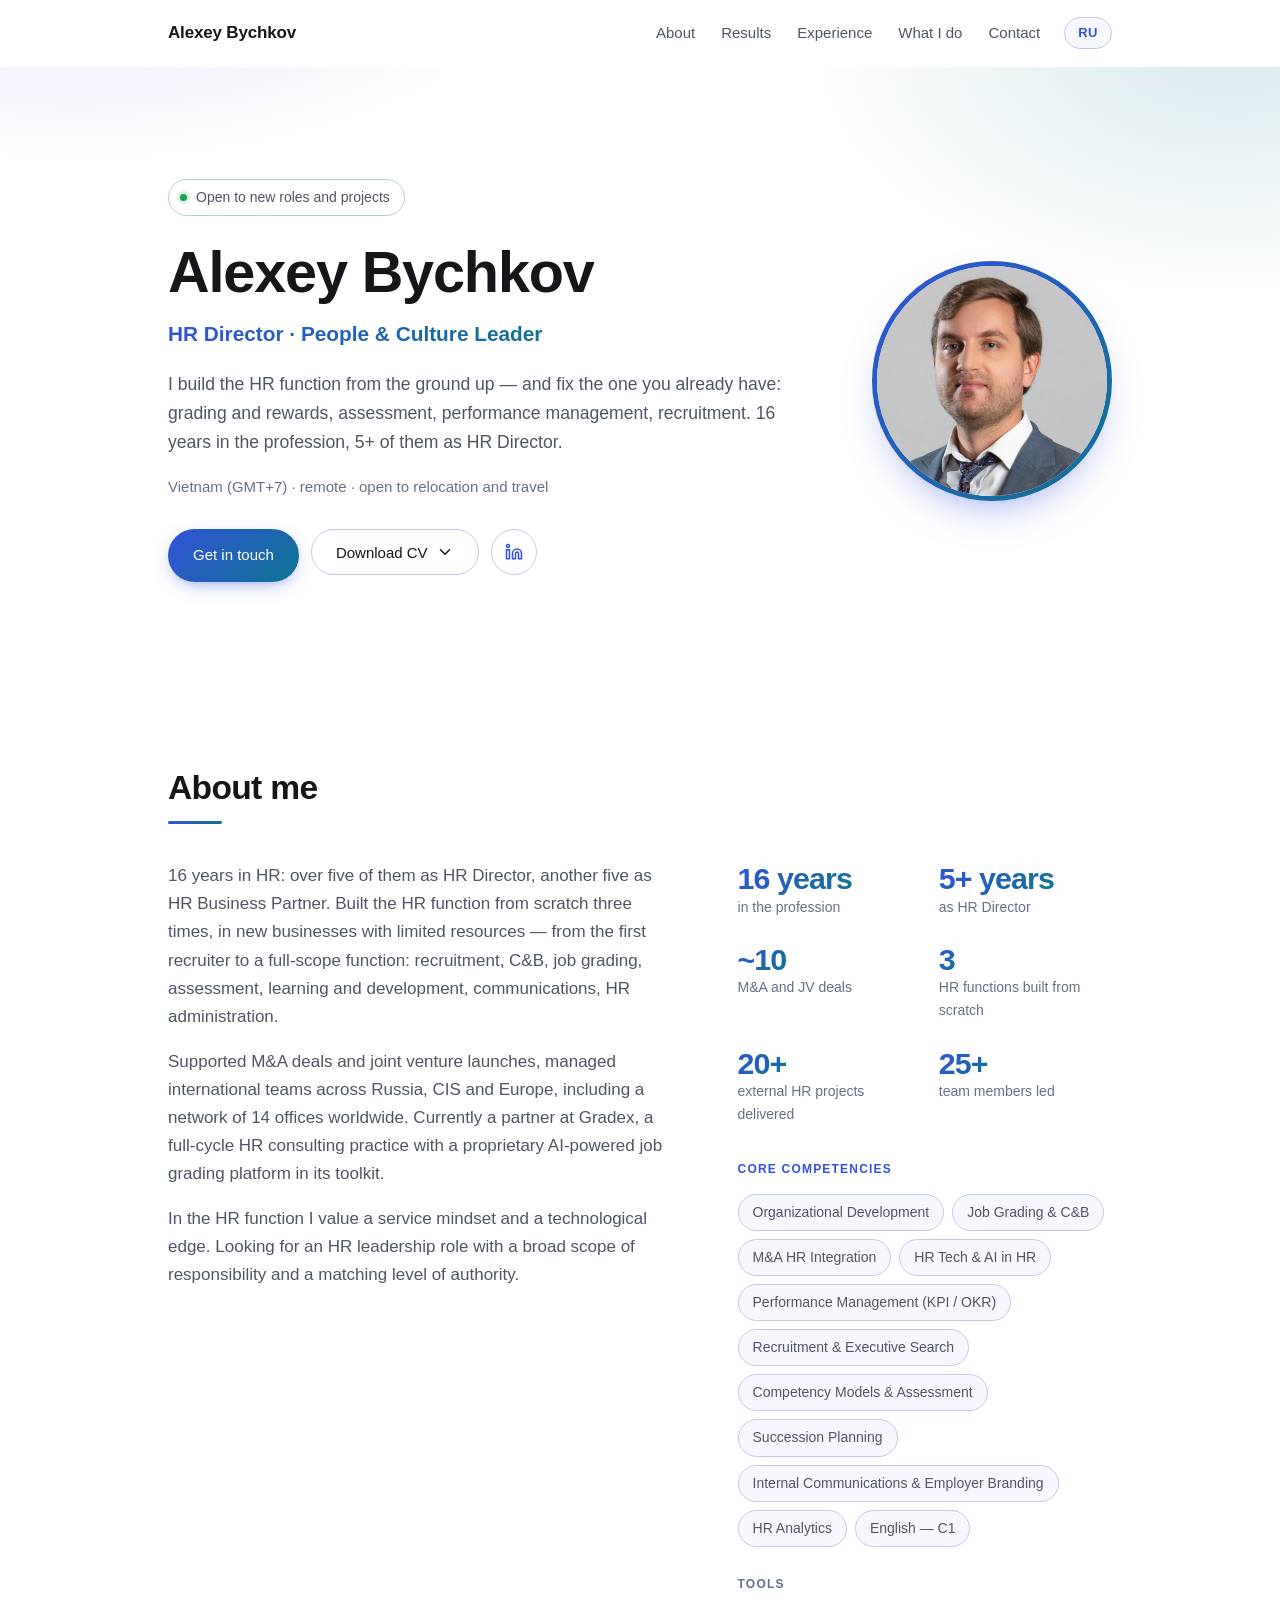
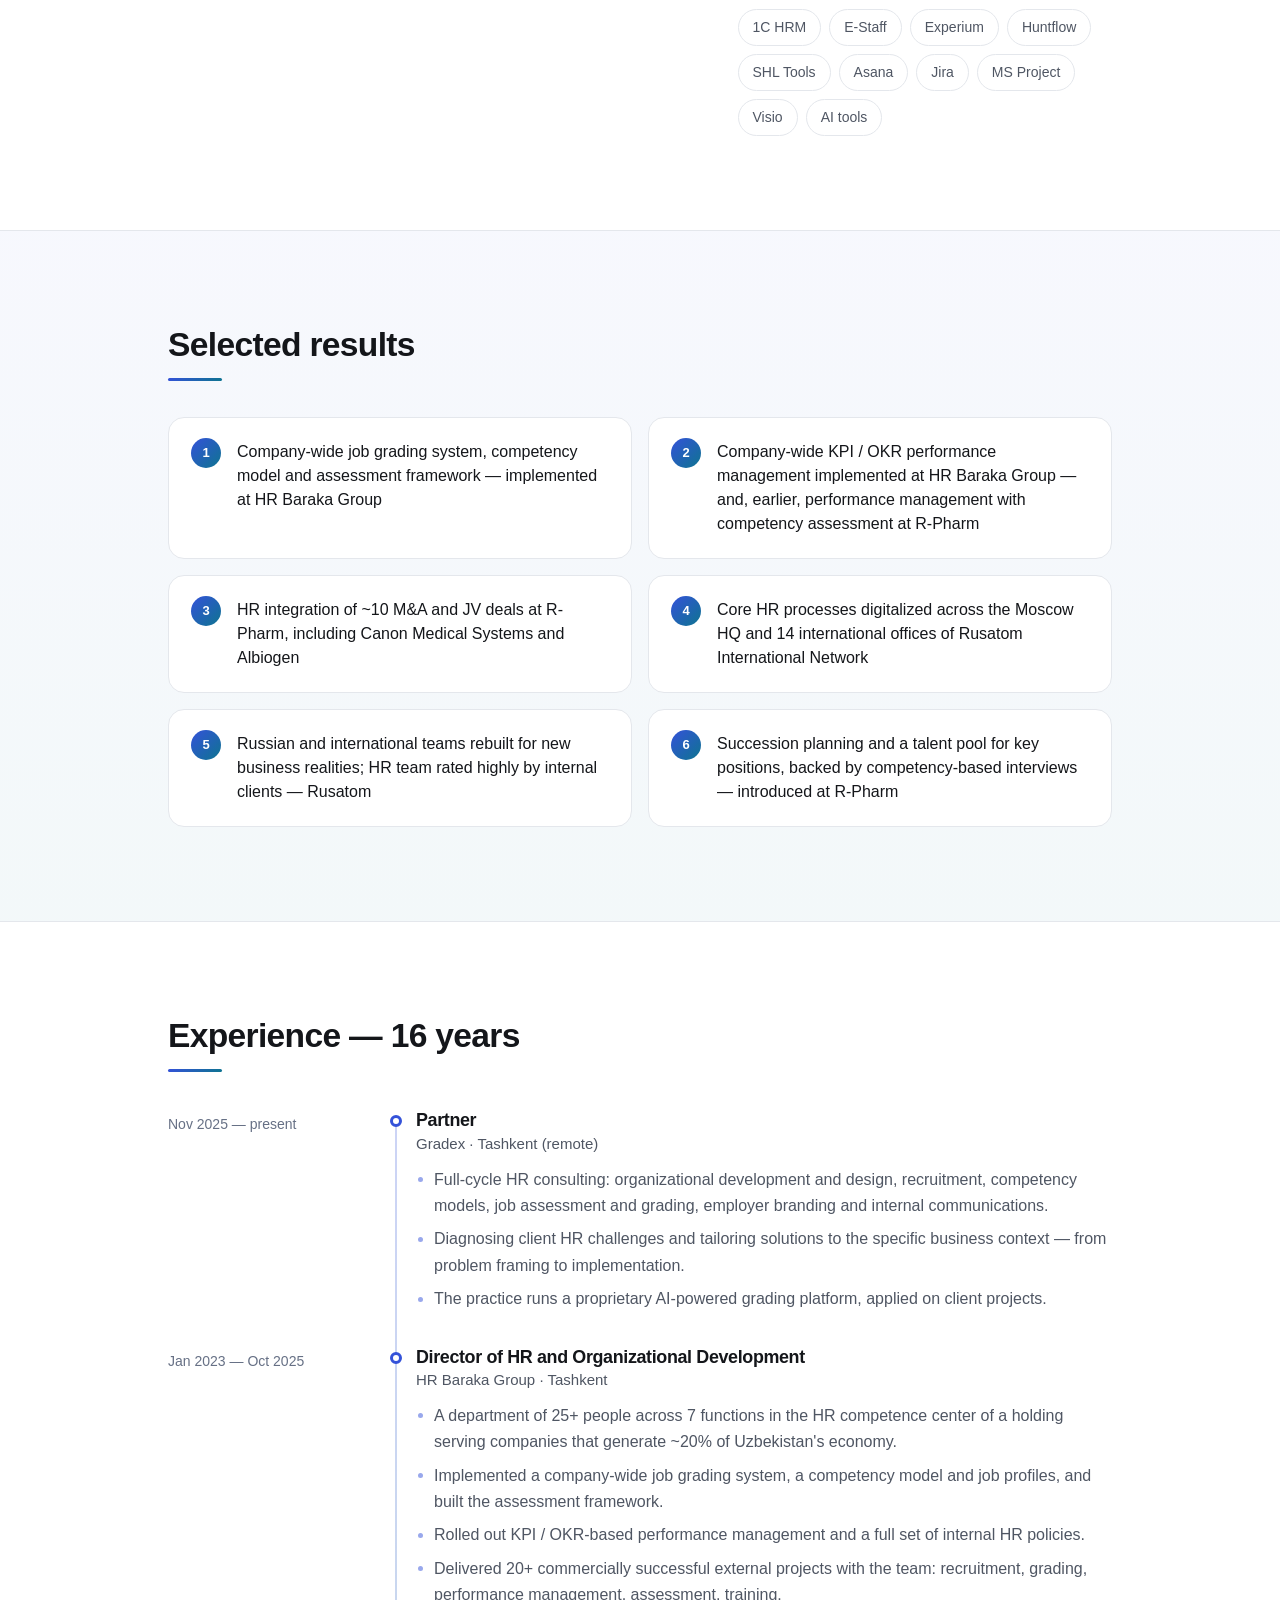
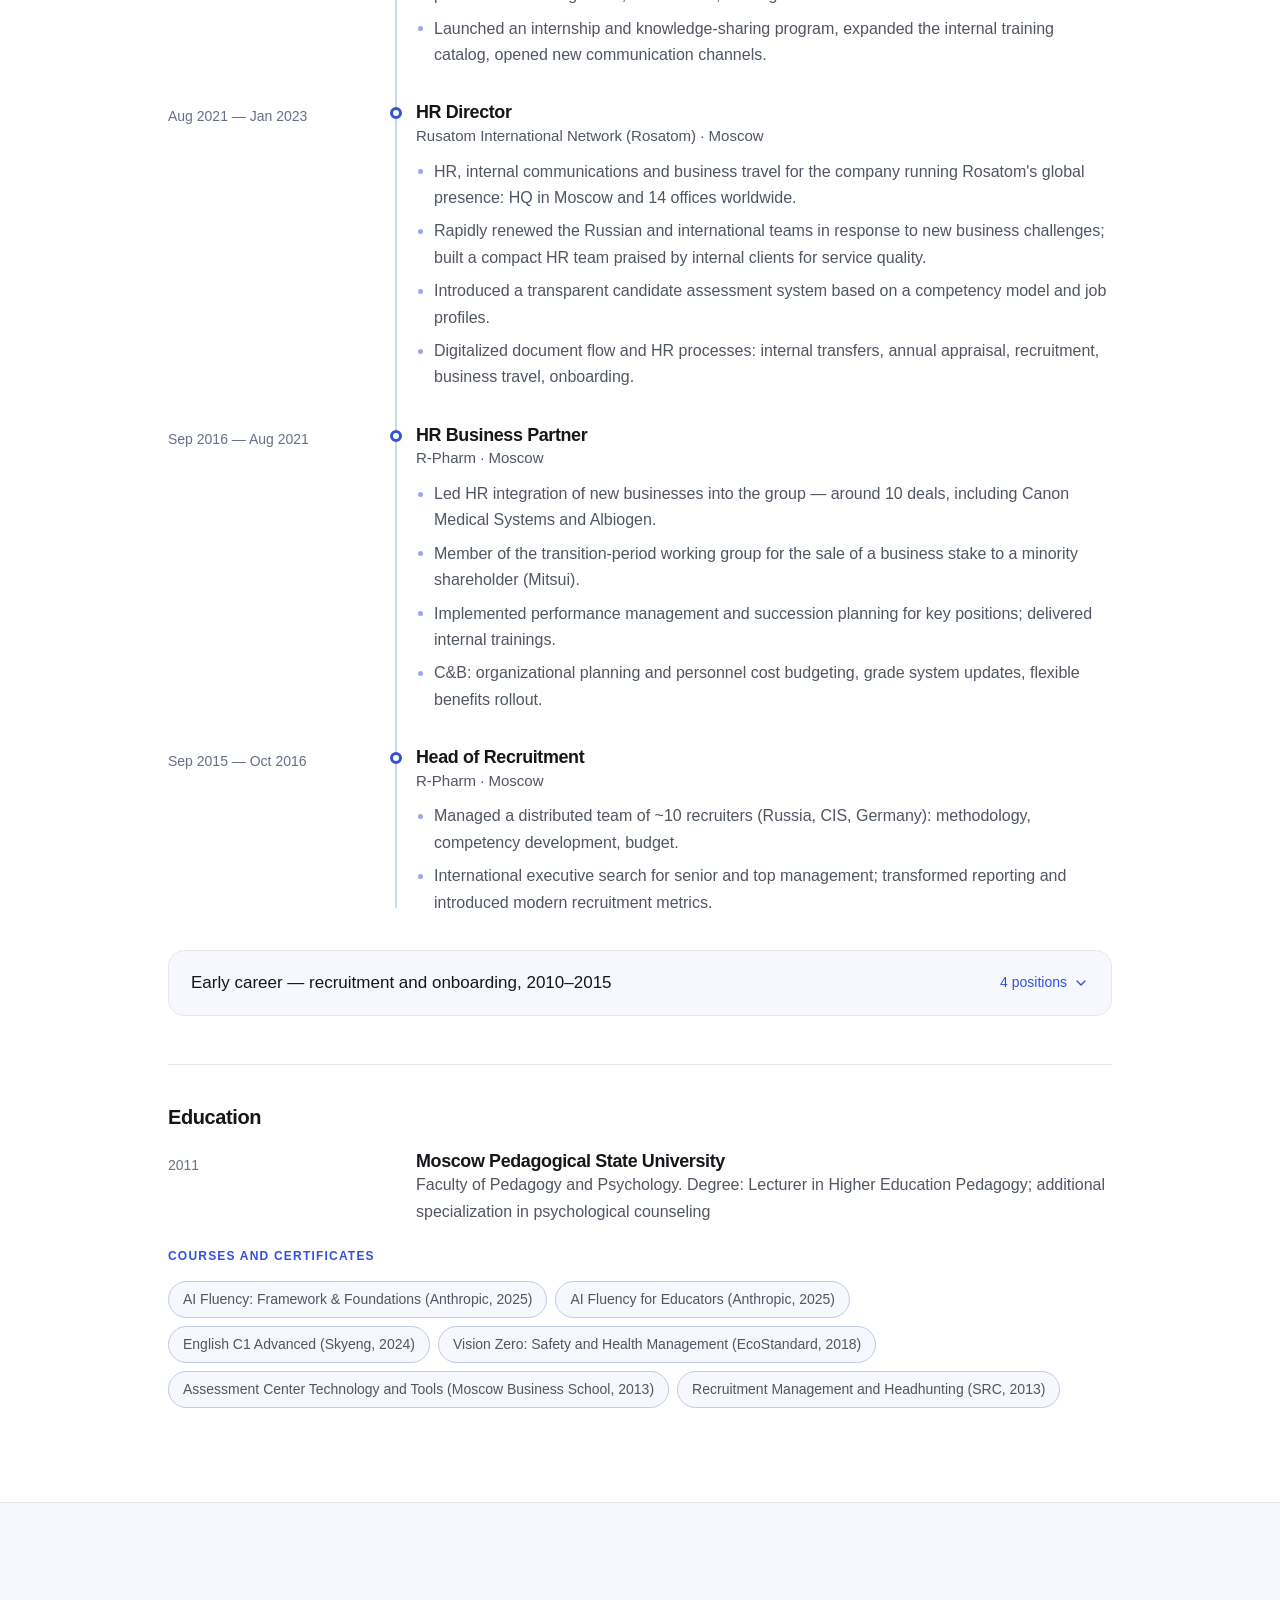
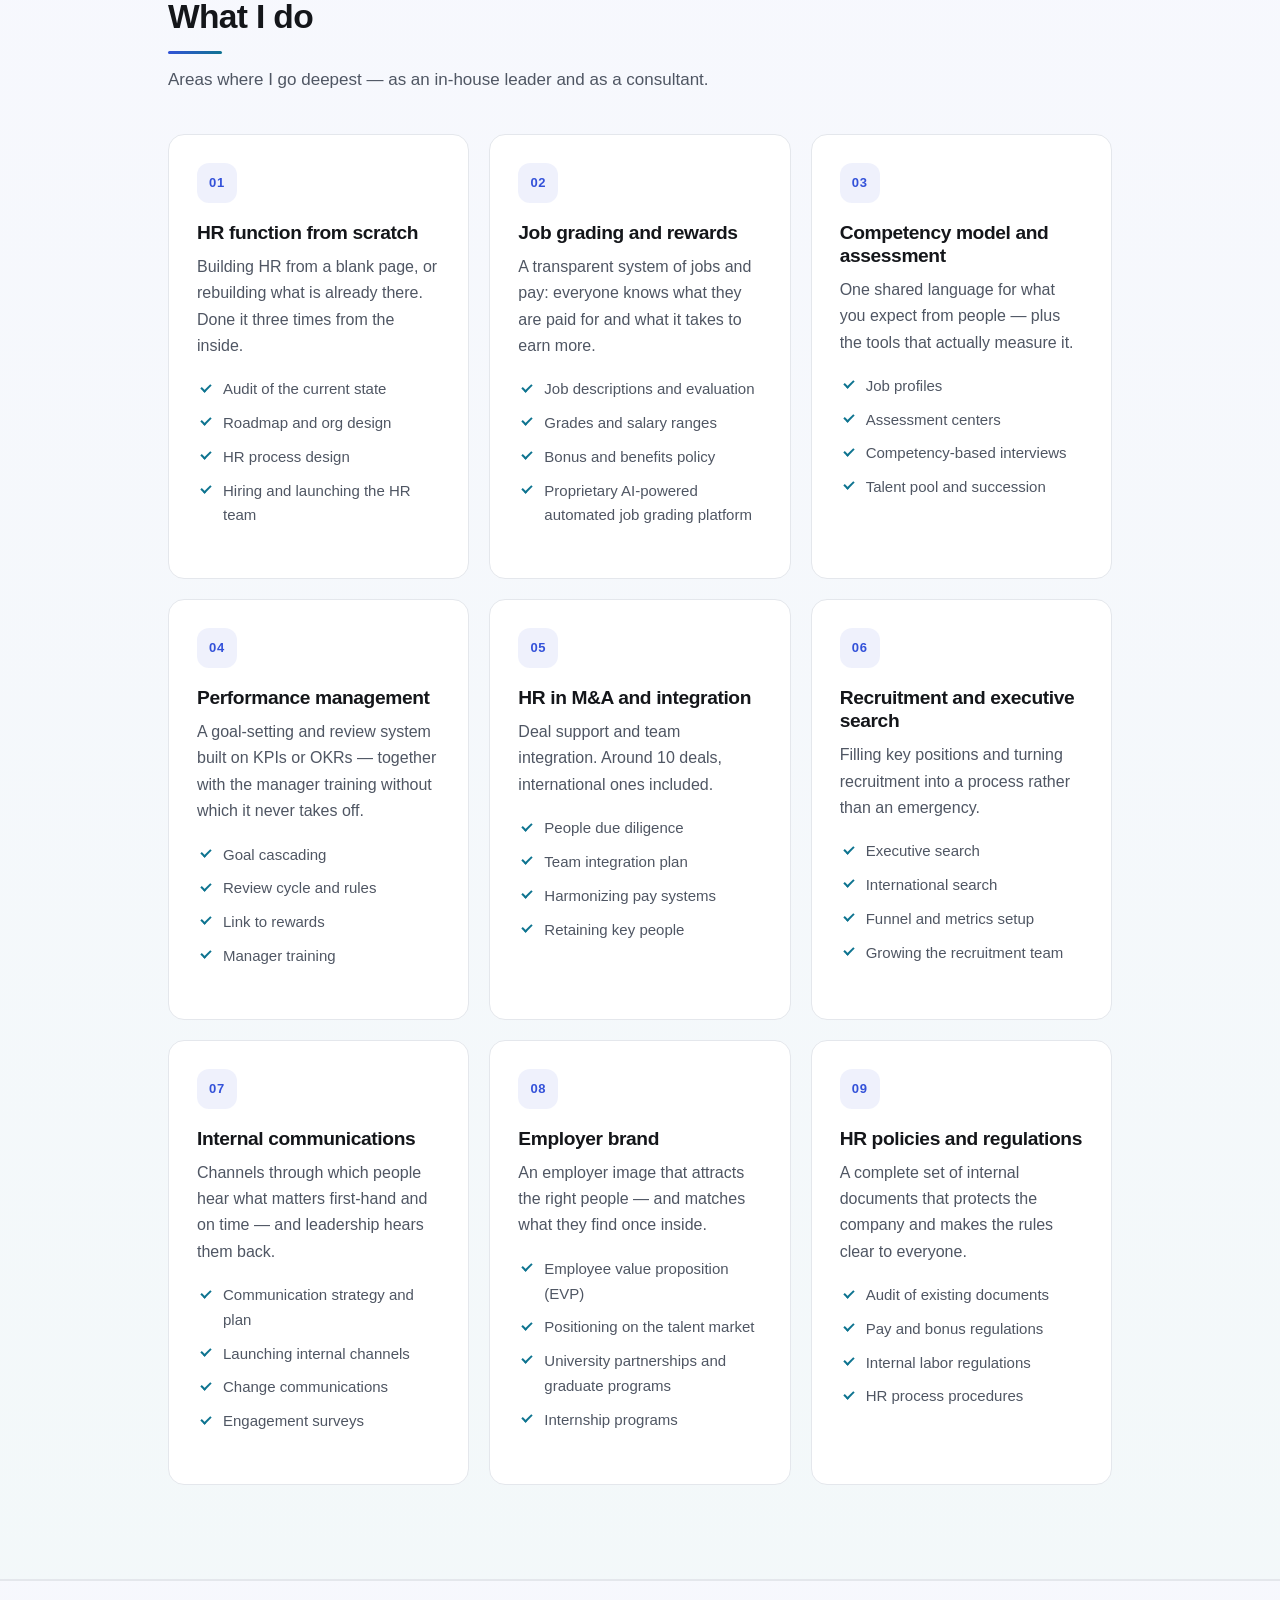
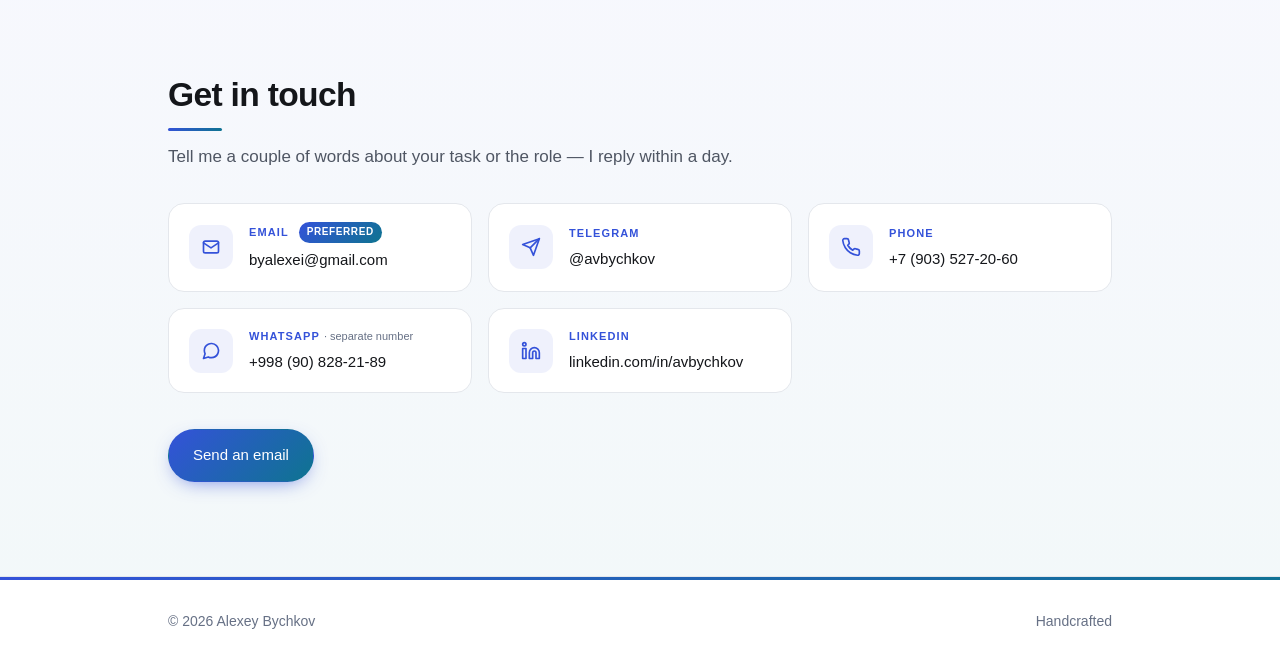
<file: index.html>
<!DOCTYPE html>
<html lang="en" data-lang="en">
<head>
  <meta charset="UTF-8">
  <meta name="viewport" content="width=device-width, initial-scale=1">

  <title>Alexey Bychkov — HR Director | People &amp; Culture Leader</title>
  <meta name="description" content="HR Director with 16 years of experience. Builds HR functions from the ground up: grading and rewards, assessment, performance management, recruitment.">
  
  <link rel="canonical" href="https://byalexei.github.io/">
  <link rel="alternate" hreflang="en" href="https://byalexei.github.io/">
  <link rel="alternate" hreflang="ru" href="https://byalexei.github.io/ru/">
  <link rel="alternate" hreflang="x-default" href="https://byalexei.github.io/">

  <!-- Превью ссылки в мессенджерах и соцсетях (Open Graph) -->
  <meta property="og:type" content="profile">
  <meta property="og:url" content="https://byalexei.github.io/">
  <meta property="og:title" content="Alexey Bychkov — HR Director">
  <meta property="og:description" content="16 years in HR, 5+ as HR Director. Grading &amp; C&amp;B, competency models, performance management, HR in M&amp;A. Open to new roles.">
  <meta property="og:image" content="https://byalexei.github.io/og-image-en.jpg">
  <meta property="og:image:width" content="1200">
  <meta property="og:image:height" content="630">
  <meta property="og:image:alt" content="Alexey Bychkov, HR Director — portrait">
  <meta property="og:locale" content="en_US">
  <meta property="og:locale:alternate" content="ru_RU">
  <meta property="og:site_name" content="Alexey Bychkov">
  <meta property="profile:first_name" content="Alexey">
  <meta property="profile:last_name" content="Bychkov">

  <!-- Превью в X / Twitter -->
  <meta name="twitter:card" content="summary_large_image">
  <meta name="twitter:title" content="Alexey Bychkov — HR Director">
  <meta name="twitter:description" content="16 years in HR, 5+ as HR Director. Grading &amp; C&amp;B, competency models, performance management, HR in M&amp;A. Open to new roles.">
  <meta name="twitter:image" content="https://byalexei.github.io/og-image-en.jpg">

  <!-- Иконки вкладки и домашнего экрана -->
  <link rel="icon" href="favicon.svg" type="image/svg+xml">
  <link rel="icon" href="favicon-32.png" sizes="32x32" type="image/png">
  <link rel="apple-touch-icon" href="apple-touch-icon.png">
  <meta name="theme-color" content="#3452d9">

  <link rel="stylesheet" href="styles.css?v=7412700a">
  <style>:root{--accent:#3452d9;--accent-2:#0e7490;}</style>

  <script type="application/ld+json">{"@context":"https://schema.org","@type":"Person","name":"Alexey Bychkov","givenName":"Alexey","familyName":"Bychkov","jobTitle":"HR Director · People & Culture Leader","description":"HR Director with 16 years of experience. Builds HR functions from the ground up: grading and rewards, assessment, performance management, recruitment.","url":"https://byalexei.github.io/","image":"https://byalexei.github.io/photo.jpg","email":"mailto:byalexei@gmail.com","sameAs":["https://www.linkedin.com/in/avbychkov","https://t.me/avbychkov"]}</script>
</head>
<body>

  <header class="header">
    <div class="container header__inner">
      <a class="header__name" href="#top">Alexey Bychkov</a>
      <nav class="nav" aria-label="Sections">
        <a href="#about">About</a>
        <a href="#results">Results</a>
        <a href="#experience">Experience</a>
        <a href="#expertise">What I do</a>
        <a href="#contact">Contact</a>
      </nav>
      <a class="lang" href="ru/" hreflang="ru" lang="ru" data-lang-switch="ru" title="Русская версия">RU</a>
    </div>
  </header>

  <main id="top">

    <section class="hero">
      <div class="container hero__inner">
        <div>
          <div class="hero__status">Open to new roles and projects</div>
          <h1 class="hero__name">Alexey Bychkov</h1>
          <p class="hero__role">HR Director · People &amp; Culture Leader</p>
          <p class="hero__tagline">I build the HR function from the ground up — and fix the one you already have: grading and rewards, assessment, performance management, recruitment. 16 years in the profession, 5+ of them as HR Director.</p>
          <p class="hero__location">Vietnam (GMT+7) · remote · open to relocation and travel</p>
          <div class="buttons">
            <a class="btn btn--primary" href="#contact">Get in touch</a>
            <div class="dropdown">
              <button class="btn btn--ghost dropdown__toggle" type="button" aria-haspopup="true" aria-expanded="false">
                Download CV <svg viewBox="0 0 24 24" width="20" height="20" fill="none" stroke="currentColor" stroke-width="2" stroke-linecap="round" stroke-linejoin="round" aria-hidden="true"><polyline points="6 9 12 15 18 9"/></svg>
              </button>
              <div class="dropdown__menu" role="menu">
            <a href="files/cv-en.pdf" download="Alexey_Bychkov_CV_EN.pdf" hreflang="en"><svg viewBox="0 0 24 24" width="20" height="20" fill="none" stroke="currentColor" stroke-width="2" stroke-linecap="round" stroke-linejoin="round" aria-hidden="true"><path d="M21 15v4a2 2 0 0 1-2 2H5a2 2 0 0 1-2-2v-4"/><polyline points="7 10 12 15 17 10"/><line x1="12" y1="15" x2="12" y2="3"/></svg><span>English (PDF)</span></a>
            <a href="files/cv-ru.pdf" download="Бычков_Алексей_CV_RU.pdf" hreflang="ru"><svg viewBox="0 0 24 24" width="20" height="20" fill="none" stroke="currentColor" stroke-width="2" stroke-linecap="round" stroke-linejoin="round" aria-hidden="true"><path d="M21 15v4a2 2 0 0 1-2 2H5a2 2 0 0 1-2-2v-4"/><polyline points="7 10 12 15 17 10"/><line x1="12" y1="15" x2="12" y2="3"/></svg><span>Russian (PDF)</span></a>
              </div>
            </div>
            <a class="btn btn--icon" href="https://www.linkedin.com/in/avbychkov" target="_blank" rel="noopener noreferrer" title="LinkedIn profile" aria-label="LinkedIn profile"><svg viewBox="0 0 24 24" width="20" height="20" fill="none" stroke="currentColor" stroke-width="2" stroke-linecap="round" stroke-linejoin="round" aria-hidden="true"><path d="M16 8a6 6 0 0 1 6 6v7h-4v-7a2 2 0 0 0-2-2 2 2 0 0 0-2 2v7h-4v-7a6 6 0 0 1 6-6z"/><rect x="2" y="9" width="4" height="12"/><circle cx="4" cy="4" r="2"/></svg></a>
          </div>
        </div>
        <div class="hero__avatar">
          <div class="hero__avatar-inner"><img src="photo.jpg" alt="Alexey Bychkov, HR Director — portrait" width="760" height="760" fetchpriority="high"></div>
        </div>
      </div>
    </section>

    <section class="section" id="about">
      <div class="container">
        <h2 class="section__heading">About me</h2>
        <div class="about">
          <div class="about__text">
            <p>16 years in HR: over five of them as HR Director, another five as HR Business Partner. Built the HR function from scratch three times, in new businesses with limited resources — from the first recruiter to a full-scope function: recruitment, C&amp;B, job grading, assessment, learning and development, communications, HR administration.</p>
            <p>Supported M&amp;A deals and joint venture launches, managed international teams across Russia, CIS and Europe, including a network of 14 offices worldwide. Currently a partner at Gradex, a full-cycle HR consulting practice with a proprietary AI-powered job grading platform in its toolkit.</p>
            <p>In the HR function I value a service mindset and a technological edge. Looking for an HR leadership role with a broad scope of responsibility and a matching level of authority.</p>
          </div>
          <div>
            <div class="facts">
              
              <div class="fact">
                <div class="fact__value">16 years</div>
                <div class="fact__label">in the profession</div>
              </div>
              <div class="fact">
                <div class="fact__value">5+ years</div>
                <div class="fact__label">as HR Director</div>
              </div>
              <div class="fact">
                <div class="fact__value">~10</div>
                <div class="fact__label">M&amp;A and JV deals</div>
              </div>
              <div class="fact">
                <div class="fact__value">3</div>
                <div class="fact__label">HR functions built from scratch</div>
              </div>
              <div class="fact">
                <div class="fact__value">20+</div>
                <div class="fact__label">external HR projects delivered</div>
              </div>
              <div class="fact">
                <div class="fact__value">25+</div>
                <div class="fact__label">team members led</div>
              </div>
            </div>
            
          <div class="skills ">
            <div class="skills__heading">Core competencies</div>
            <ul class="skills__list">
              <li>Organizational Development</li>
              <li>Job Grading &amp; C&amp;B</li>
              <li>M&amp;A HR Integration</li>
              <li>HR Tech &amp; AI in HR</li>
              <li>Performance Management (KPI / OKR)</li>
              <li>Recruitment &amp; Executive Search</li>
              <li>Competency Models &amp; Assessment</li>
              <li>Succession Planning</li>
              <li>Internal Communications &amp; Employer Branding</li>
              <li>HR Analytics</li>
              <li>English — C1</li>
            </ul>
          </div>
            
          <div class="skills skills--tools">
            <div class="skills__heading">Tools</div>
            <ul class="skills__list">
              <li>1C HRM</li>
              <li>E-Staff</li>
              <li>Experium</li>
              <li>Huntflow</li>
              <li>SHL Tools</li>
              <li>Asana</li>
              <li>Jira</li>
              <li>MS Project</li>
              <li>Visio</li>
              <li>AI tools</li>
            </ul>
          </div>
          </div>
        </div>
      </div>
    </section>

    <section class="section section--tint" id="results">
      <div class="container">
        <h2 class="section__heading">Selected results</h2>
        <ol class="results">
          <li>Company-wide job grading system, competency model and assessment framework — implemented at HR Baraka Group</li>
          <li>Company-wide KPI / OKR performance management implemented at HR Baraka Group — and, earlier, performance management with competency assessment at R-Pharm</li>
          <li>HR integration of ~10 M&amp;A and JV deals at R-Pharm, including Canon Medical Systems and Albiogen</li>
          <li>Core HR processes digitalized across the Moscow HQ and 14 international offices of Rusatom International Network</li>
          <li>Russian and international teams rebuilt for new business realities; HR team rated highly by internal clients — Rusatom</li>
          <li>Succession planning and a talent pool for key positions, backed by competency-based interviews — introduced at R-Pharm</li>
        </ol>
      </div>
    </section>

    <section class="section" id="experience">
      <div class="container">
        <h2 class="section__heading">Experience — 16 years</h2>
        <div class="timeline">
          <article class="job">
            <div class="job__period">Nov 2025 — present</div>
            <div>
              <h3 class="job__role">Partner</h3>
              <div class="job__company">Gradex · Tashkent (remote)</div>
              <ul class="job__points">
                <li>Full-cycle HR consulting: organizational development and design, recruitment, competency models, job assessment and grading, employer branding and internal communications.</li>
                <li>Diagnosing client HR challenges and tailoring solutions to the specific business context — from problem framing to implementation.</li>
                <li>The practice runs a proprietary AI-powered grading platform, applied on client projects.</li>
              </ul>
            </div>
          </article>
          <article class="job">
            <div class="job__period">Jan 2023 — Oct 2025</div>
            <div>
              <h3 class="job__role">Director of HR and Organizational Development</h3>
              <div class="job__company">HR Baraka Group · Tashkent</div>
              <ul class="job__points">
                <li>A department of 25+ people across 7 functions in the HR competence center of a holding serving companies that generate ~20% of Uzbekistan's economy.</li>
                <li>Implemented a company-wide job grading system, a competency model and job profiles, and built the assessment framework.</li>
                <li>Rolled out KPI / OKR-based performance management and a full set of internal HR policies.</li>
                <li>Delivered 20+ commercially successful external projects with the team: recruitment, grading, performance management, assessment, training.</li>
                <li>Launched an internship and knowledge-sharing program, expanded the internal training catalog, opened new communication channels.</li>
              </ul>
            </div>
          </article>
          <article class="job">
            <div class="job__period">Aug 2021 — Jan 2023</div>
            <div>
              <h3 class="job__role">HR Director</h3>
              <div class="job__company">Rusatom International Network (Rosatom) · Moscow</div>
              <ul class="job__points">
                <li>HR, internal communications and business travel for the company running Rosatom's global presence: HQ in Moscow and 14 offices worldwide.</li>
                <li>Rapidly renewed the Russian and international teams in response to new business challenges; built a compact HR team praised by internal clients for service quality.</li>
                <li>Introduced a transparent candidate assessment system based on a competency model and job profiles.</li>
                <li>Digitalized document flow and HR processes: internal transfers, annual appraisal, recruitment, business travel, onboarding.</li>
              </ul>
            </div>
          </article>
          <article class="job">
            <div class="job__period">Sep 2016 — Aug 2021</div>
            <div>
              <h3 class="job__role">HR Business Partner</h3>
              <div class="job__company">R-Pharm · Moscow</div>
              <ul class="job__points">
                <li>Led HR integration of new businesses into the group — around 10 deals, including Canon Medical Systems and Albiogen.</li>
                <li>Member of the transition-period working group for the sale of a business stake to a minority shareholder (Mitsui).</li>
                <li>Implemented performance management and succession planning for key positions; delivered internal trainings.</li>
                <li>C&amp;B: organizational planning and personnel cost budgeting, grade system updates, flexible benefits rollout.</li>
              </ul>
            </div>
          </article>
          <article class="job">
            <div class="job__period">Sep 2015 — Oct 2016</div>
            <div>
              <h3 class="job__role">Head of Recruitment</h3>
              <div class="job__company">R-Pharm · Moscow</div>
              <ul class="job__points">
                <li>Managed a distributed team of ~10 recruiters (Russia, CIS, Germany): methodology, competency development, budget.</li>
                <li>International executive search for senior and top management; transformed reporting and introduced modern recruitment metrics.</li>
              </ul>
            </div>
          </article>
        </div>
        
        <details class="early">
          <summary class="early__summary">
            <span class="early__title">Early career — recruitment and onboarding, 2010–2015</span>
            <span class="early__hint">4 positions <svg viewBox="0 0 24 24" width="20" height="20" fill="none" stroke="currentColor" stroke-width="2" stroke-linecap="round" stroke-linejoin="round" aria-hidden="true"><polyline points="6 9 12 15 18 9"/></svg></span>
          </summary>
          <div class="timeline timeline--early">
          <article class="job">
            <div class="job__period">2014 — 2015</div>
            <div>
              <h3 class="job__role">Recruitment and Onboarding Manager</h3>
              <div class="job__company">Finval Group · industrial equipment</div>
              <ul class="job__points">
                <li>Full-cycle recruitment at all levels, corporate competency model, welcome trainings.</li>
              </ul>
            </div>
          </article>
          <article class="job">
            <div class="job__period">2012 — 2013</div>
            <div>
              <h3 class="job__role">Recruitment Specialist</h3>
              <div class="job__company">R-Pharm</div>
              <ul class="job__points">
                <li>Recruitment for sales and marketing, diagnostic assessment tools, assessment centers for the talent pool.</li>
              </ul>
            </div>
          </article>
          <article class="job">
            <div class="job__period">2011 — 2012</div>
            <div>
              <h3 class="job__role">Recruitment Consultant</h3>
              <div class="job__company">Skagen · recruitment agency</div>
              <ul class="job__points">
                <li>Full cycle, including mass recruitment.</li>
              </ul>
            </div>
          </article>
          <article class="job">
            <div class="job__period">2010 — 2011</div>
            <div>
              <h3 class="job__role">Recruitment and Onboarding Manager</h3>
              <div class="job__company">Elgad-ZSI · manufacturing</div>
              <ul class="job__points">
                <li>First HR role: recruitment and onboarding at a manufacturing company.</li>
              </ul>
            </div>
          </article>
          </div>
        </details>
        
        <div class="education">
          <h3 class="education__heading">Education</h3>
          
          <article class="job">
            <div class="job__period">2011</div>
            <div>
              <h4 class="job__role">Moscow Pedagogical State University</h4>
              <div class="job__points">Faculty of Pedagogy and Psychology. Degree: Lecturer in Higher Education Pedagogy; additional specialization in psychological counseling</div>
            </div>
          </article>
          
          <div class="skills ">
            <div class="skills__heading">Courses and certificates</div>
            <ul class="skills__list">
              <li>AI Fluency: Framework &amp; Foundations (Anthropic, 2025)</li>
              <li>AI Fluency for Educators (Anthropic, 2025)</li>
              <li>English C1 Advanced (Skyeng, 2024)</li>
              <li>Vision Zero: Safety and Health Management (EcoStandard, 2018)</li>
              <li>Assessment Center Technology and Tools (Moscow Business School, 2013)</li>
              <li>Recruitment Management and Headhunting (SRC, 2013)</li>
            </ul>
          </div>
        </div>
      </div>
    </section>

    <section class="section section--tint" id="expertise">
      <div class="container">
        <h2 class="section__heading">What I do</h2>
        <p class="section__intro">Areas where I go deepest — as an in-house leader and as a consultant.</p>
        <div class="grid">
          
          <article class="card">
            <h3 class="card__title">HR function from scratch</h3>
            <p class="card__desc">Building HR from a blank page, or rebuilding what is already there. Done it three times from the inside.</p>
            <ul class="card__bullets">
              <li>Audit of the current state</li>
              <li>Roadmap and org design</li>
              <li>HR process design</li>
              <li>Hiring and launching the HR team</li>
            </ul>
          </article>
          <article class="card">
            <h3 class="card__title">Job grading and rewards</h3>
            <p class="card__desc">A transparent system of jobs and pay: everyone knows what they are paid for and what it takes to earn more.</p>
            <ul class="card__bullets">
              <li>Job descriptions and evaluation</li>
              <li>Grades and salary ranges</li>
              <li>Bonus and benefits policy</li>
              <li>Proprietary AI-powered automated job grading platform</li>
            </ul>
          </article>
          <article class="card">
            <h3 class="card__title">Competency model and assessment</h3>
            <p class="card__desc">One shared language for what you expect from people — plus the tools that actually measure it.</p>
            <ul class="card__bullets">
              <li>Job profiles</li>
              <li>Assessment centers</li>
              <li>Competency-based interviews</li>
              <li>Talent pool and succession</li>
            </ul>
          </article>
          <article class="card">
            <h3 class="card__title">Performance management</h3>
            <p class="card__desc">A goal-setting and review system built on KPIs or OKRs — together with the manager training without which it never takes off.</p>
            <ul class="card__bullets">
              <li>Goal cascading</li>
              <li>Review cycle and rules</li>
              <li>Link to rewards</li>
              <li>Manager training</li>
            </ul>
          </article>
          <article class="card">
            <h3 class="card__title">HR in M&amp;A and integration</h3>
            <p class="card__desc">Deal support and team integration. Around 10 deals, international ones included.</p>
            <ul class="card__bullets">
              <li>People due diligence</li>
              <li>Team integration plan</li>
              <li>Harmonizing pay systems</li>
              <li>Retaining key people</li>
            </ul>
          </article>
          <article class="card">
            <h3 class="card__title">Recruitment and executive search</h3>
            <p class="card__desc">Filling key positions and turning recruitment into a process rather than an emergency.</p>
            <ul class="card__bullets">
              <li>Executive search</li>
              <li>International search</li>
              <li>Funnel and metrics setup</li>
              <li>Growing the recruitment team</li>
            </ul>
          </article>
          <article class="card">
            <h3 class="card__title">Internal communications</h3>
            <p class="card__desc">Channels through which people hear what matters first-hand and on time — and leadership hears them back.</p>
            <ul class="card__bullets">
              <li>Communication strategy and plan</li>
              <li>Launching internal channels</li>
              <li>Change communications</li>
              <li>Engagement surveys</li>
            </ul>
          </article>
          <article class="card">
            <h3 class="card__title">Employer brand</h3>
            <p class="card__desc">An employer image that attracts the right people — and matches what they find once inside.</p>
            <ul class="card__bullets">
              <li>Employee value proposition (EVP)</li>
              <li>Positioning on the talent market</li>
              <li>University partnerships and graduate programs</li>
              <li>Internship programs</li>
            </ul>
          </article>
          <article class="card">
            <h3 class="card__title">HR policies and regulations</h3>
            <p class="card__desc">A complete set of internal documents that protects the company and makes the rules clear to everyone.</p>
            <ul class="card__bullets">
              <li>Audit of existing documents</li>
              <li>Pay and bonus regulations</li>
              <li>Internal labor regulations</li>
              <li>HR process procedures</li>
            </ul>
          </article>
        </div>
      </div>
    </section>


    <section class="section section--tint" id="contact">
      <div class="container">
        <h2 class="section__heading">Get in touch</h2>
        <p class="contact__text">Tell me a couple of words about your task or the role — I reply within a day.</p>
        <div class="contact__list">
          
          <a class="contact__item" href="mailto:byalexei@gmail.com?subject=Contact%20from%20byalexei.github.io">
            <span class="contact__icon"><svg viewBox="0 0 24 24" width="20" height="20" fill="none" stroke="currentColor" stroke-width="2" stroke-linecap="round" stroke-linejoin="round" aria-hidden="true"><rect x="3" y="5" width="18" height="14" rx="2"/><path d="M3 7l9 6 9-6"/></svg></span>
            <span class="contact__body">
              <span class="contact__label">Email <span class="contact__badge">Preferred</span></span>
              <span class="contact__value">byalexei<wbr>@gmail.com</span>
            </span>
          </a>
          <a class="contact__item" href="https://t.me/avbychkov" target="_blank" rel="noopener noreferrer">
            <span class="contact__icon"><svg viewBox="0 0 24 24" width="20" height="20" fill="none" stroke="currentColor" stroke-width="2" stroke-linecap="round" stroke-linejoin="round" aria-hidden="true"><path d="M22 2 11 13"/><path d="M22 2 15 22l-4-9-9-4 20-7z"/></svg></span>
            <span class="contact__body">
              <span class="contact__label">Telegram</span>
              <span class="contact__value"><wbr>@avbychkov</span>
            </span>
          </a>
          <a class="contact__item" href="tel:+79035272060">
            <span class="contact__icon"><svg viewBox="0 0 24 24" width="20" height="20" fill="none" stroke="currentColor" stroke-width="2" stroke-linecap="round" stroke-linejoin="round" aria-hidden="true"><path d="M22 16.92v3a2 2 0 0 1-2.18 2 19.79 19.79 0 0 1-8.63-3.07 19.5 19.5 0 0 1-6-6 19.79 19.79 0 0 1-3.07-8.67A2 2 0 0 1 4.11 2h3a2 2 0 0 1 2 1.72 12.84 12.84 0 0 0 .7 2.81 2 2 0 0 1-.45 2.11L8.09 9.91a16 16 0 0 0 6 6l1.27-1.27a2 2 0 0 1 2.11-.45 12.84 12.84 0 0 0 2.81.7A2 2 0 0 1 22 16.92z"/></svg></span>
            <span class="contact__body">
              <span class="contact__label">Phone</span>
              <span class="contact__value">+7 (903) 527-20-60</span>
            </span>
          </a>
          <a class="contact__item" href="https://wa.me/998908282189" target="_blank" rel="noopener noreferrer">
            <span class="contact__icon"><svg viewBox="0 0 24 24" width="20" height="20" fill="none" stroke="currentColor" stroke-width="2" stroke-linecap="round" stroke-linejoin="round" aria-hidden="true"><path d="M21 11.5a8.38 8.38 0 0 1-.9 3.8 8.5 8.5 0 0 1-7.6 4.7 8.38 8.38 0 0 1-3.8-.9L3 21l1.9-5.7a8.38 8.38 0 0 1-.9-3.8 8.5 8.5 0 0 1 4.7-7.6 8.38 8.38 0 0 1 3.8-.9h.5a8.48 8.48 0 0 1 8 8v.5z"/></svg></span>
            <span class="contact__body">
              <span class="contact__label">WhatsApp <span class="contact__note">· separate number</span></span>
              <span class="contact__value">+998 (90) 828-21-89</span>
            </span>
          </a>
          <a class="contact__item" href="https://www.linkedin.com/in/avbychkov" target="_blank" rel="noopener noreferrer">
            <span class="contact__icon"><svg viewBox="0 0 24 24" width="20" height="20" fill="none" stroke="currentColor" stroke-width="2" stroke-linecap="round" stroke-linejoin="round" aria-hidden="true"><path d="M16 8a6 6 0 0 1 6 6v7h-4v-7a2 2 0 0 0-2-2 2 2 0 0 0-2 2v7h-4v-7a6 6 0 0 1 6-6z"/><rect x="2" y="9" width="4" height="12"/><circle cx="4" cy="4" r="2"/></svg></span>
            <span class="contact__body">
              <span class="contact__label">LinkedIn</span>
              <span class="contact__value">linkedin.com/<wbr>in/<wbr>avbychkov</span>
            </span>
          </a>
        </div>
        
        <div class="buttons">
          <a class="btn btn--primary" href="mailto:byalexei@gmail.com?subject=Contact%20from%20byalexei.github.io">Send an email</a>
        </div>
      </div>
    </section>
  </main>

  <footer class="footer">
    <div class="container footer__inner">
      <span>© 2026 Alexey Bychkov</span>
      <span>Handcrafted</span>
    </div>
  </footer>

  <script src="script.js?v=b4ac2f9b" defer></script>
</body>
</html>
</file>
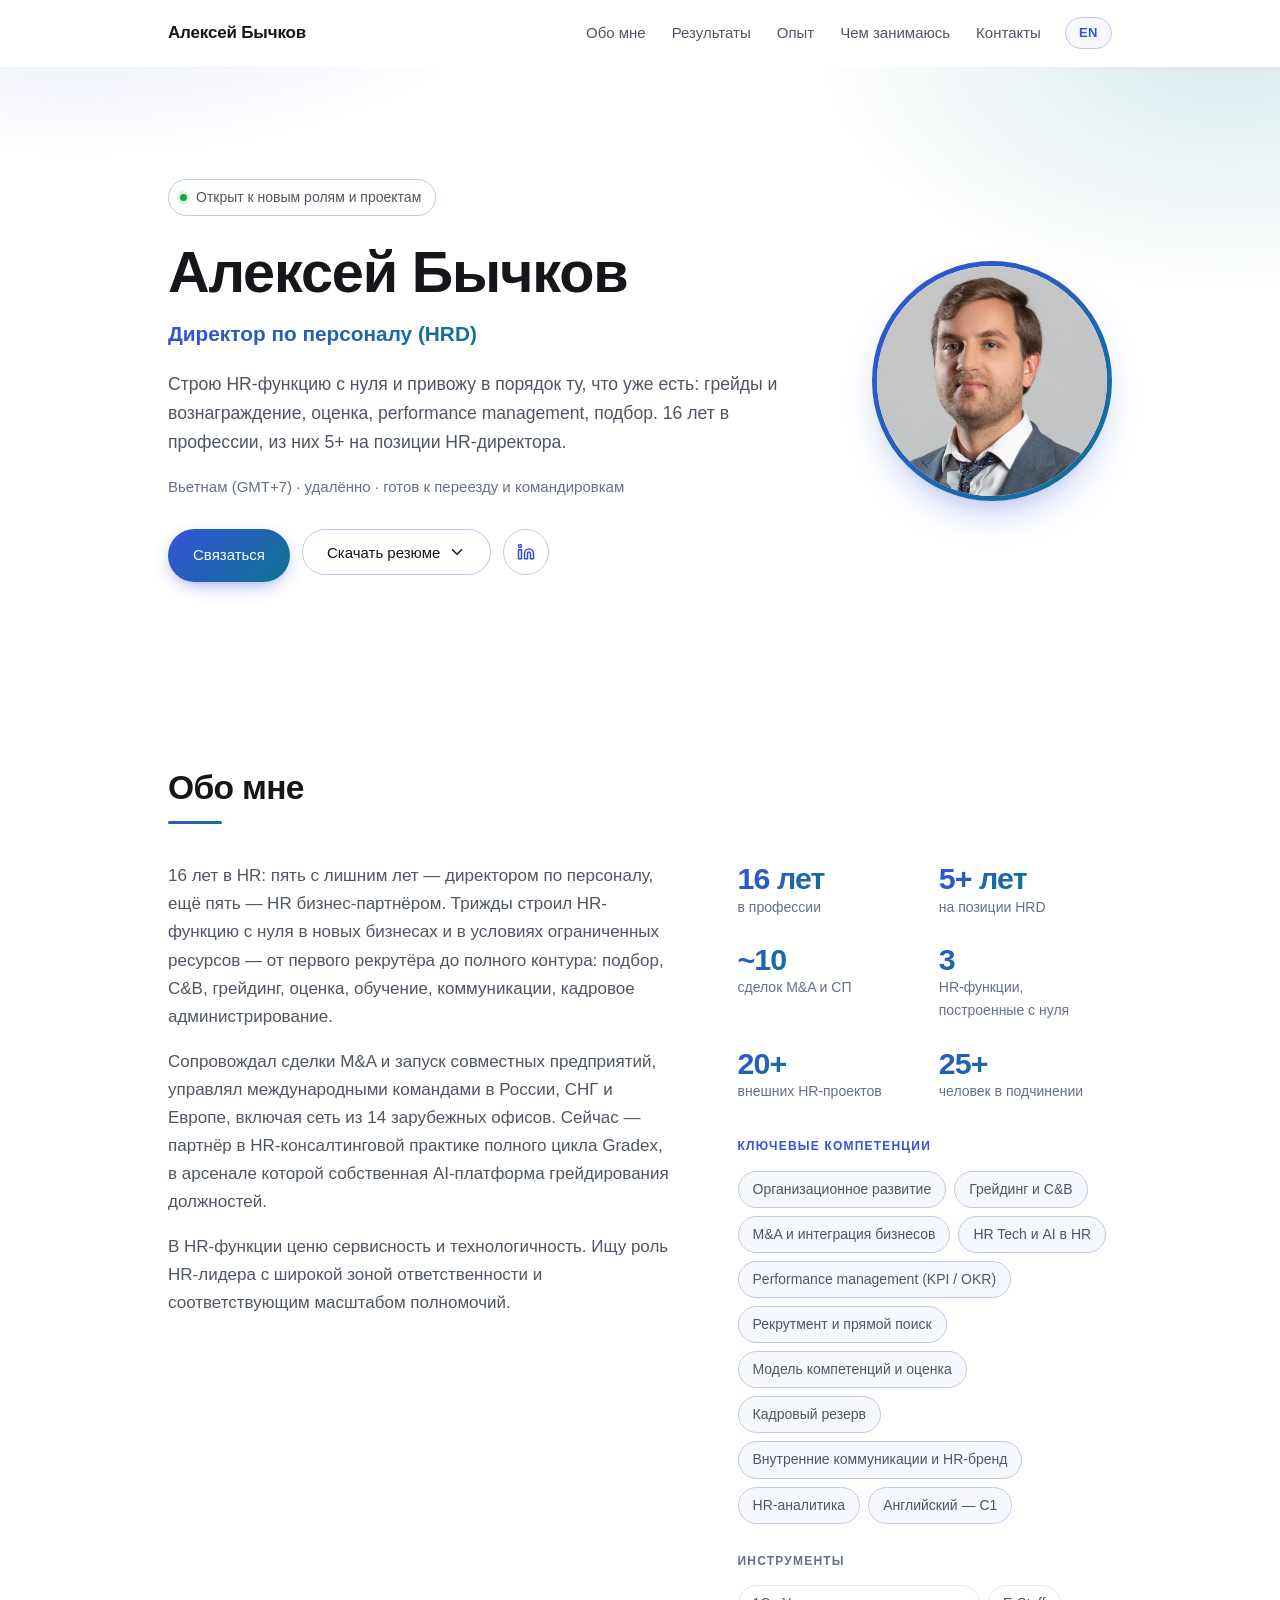
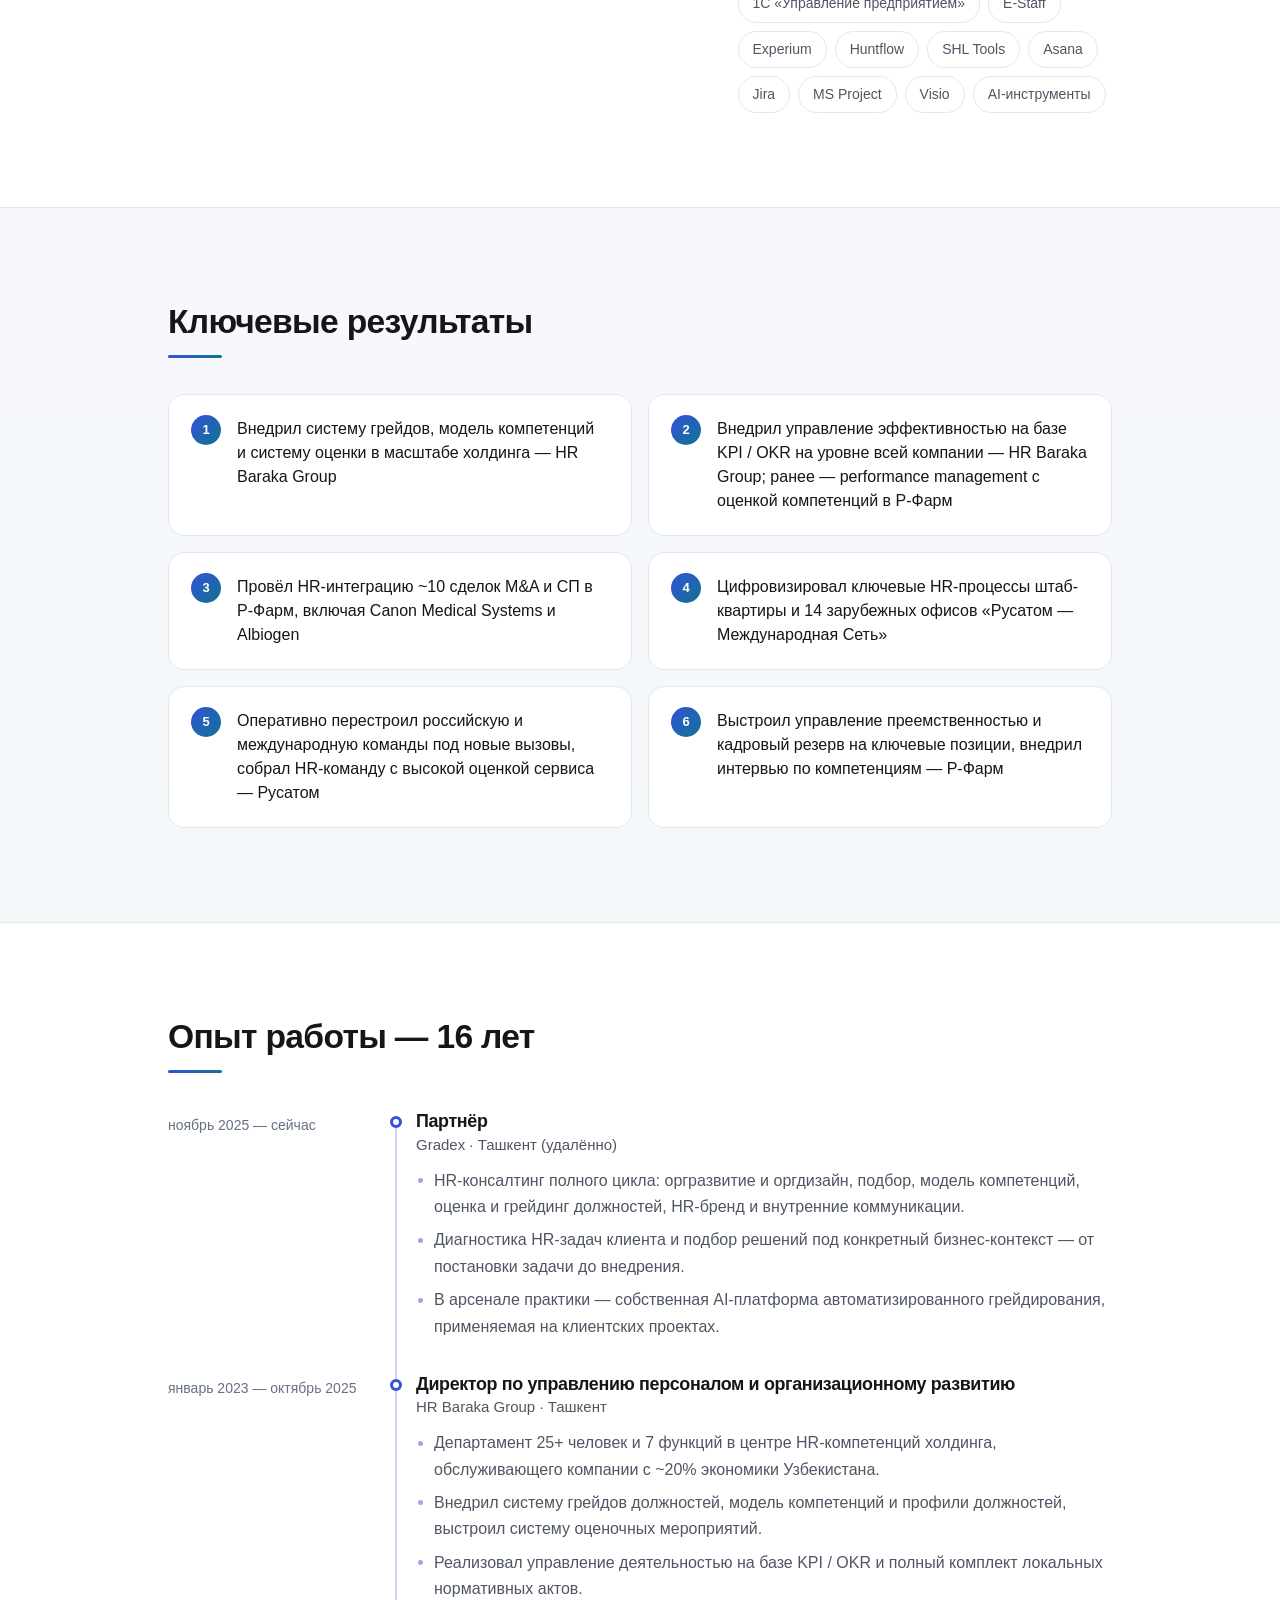
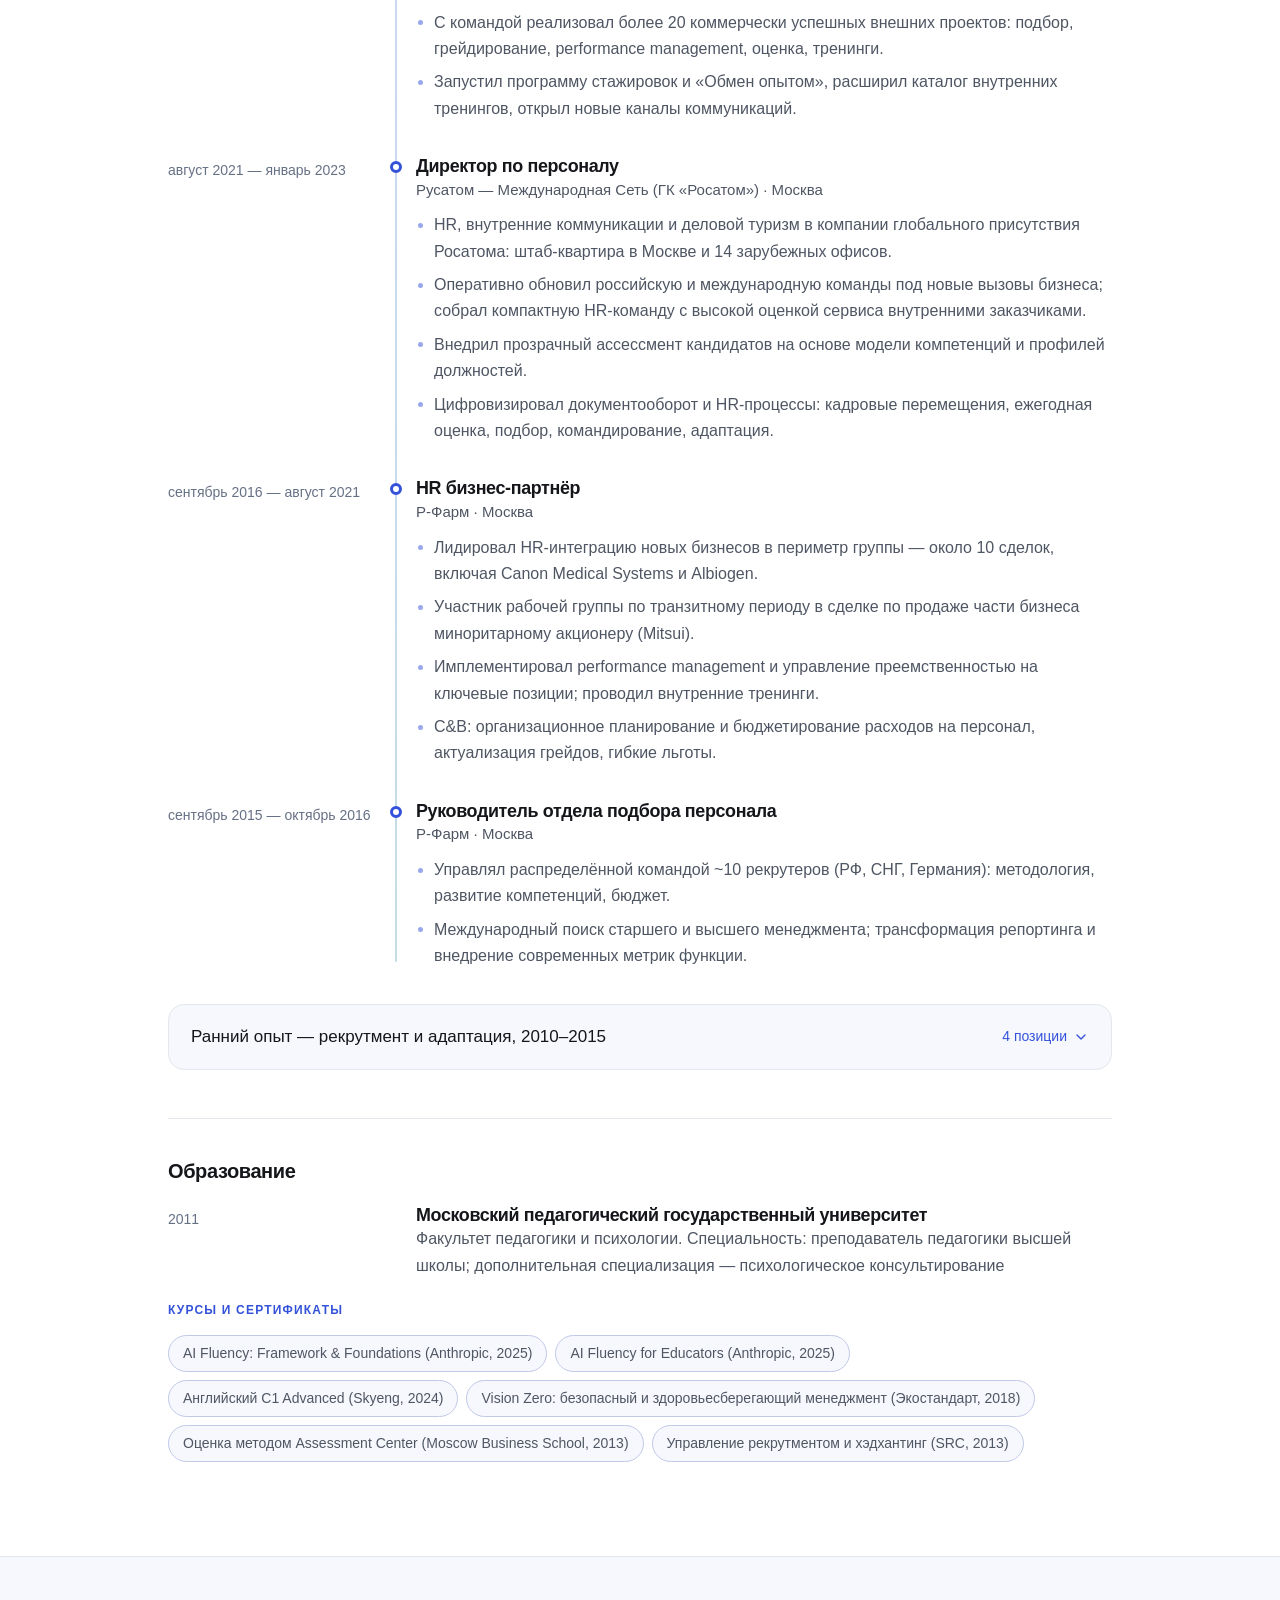
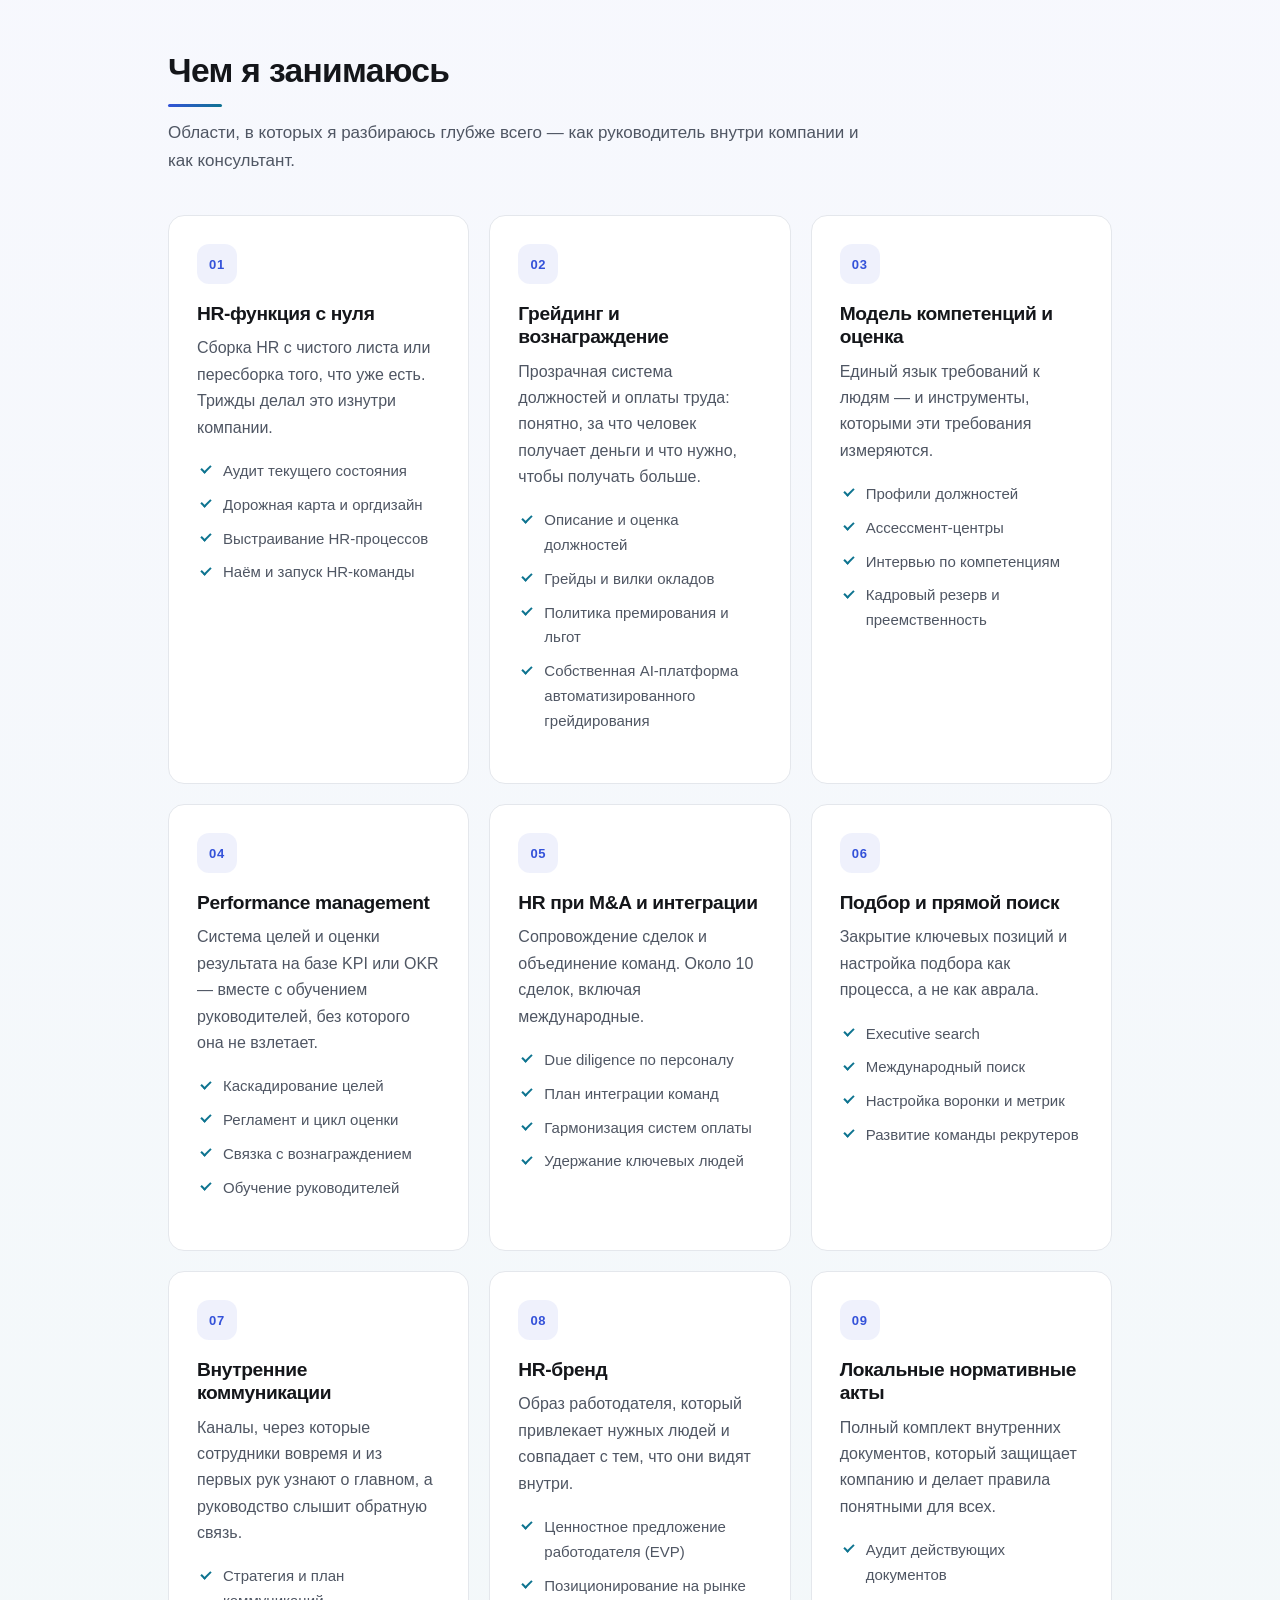
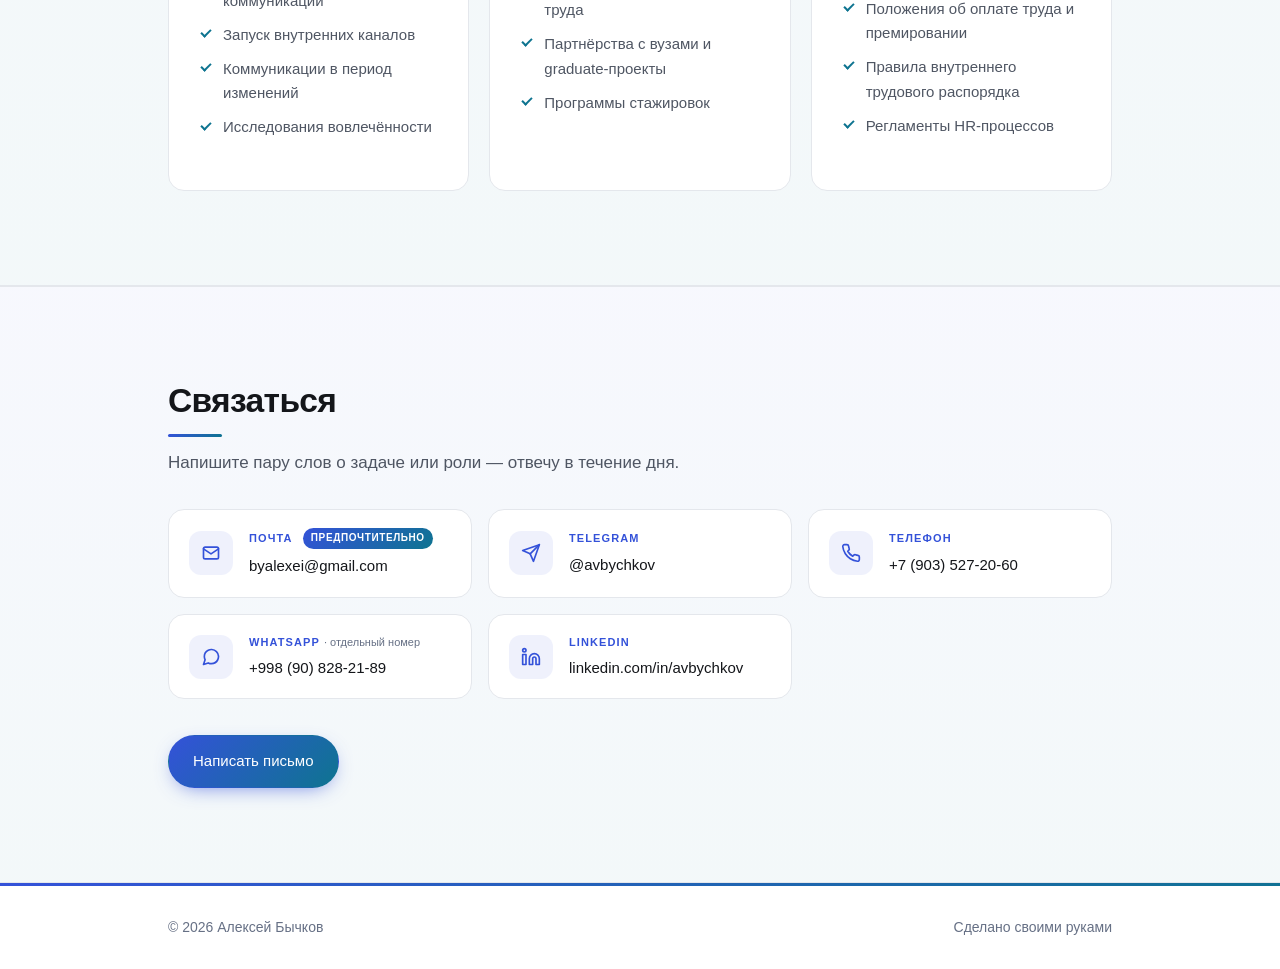
<file: ru/index.html>
<!DOCTYPE html>
<html lang="ru" data-lang="ru">
<head>
  <meta charset="UTF-8">
  <meta name="viewport" content="width=device-width, initial-scale=1">

  <title>Алексей Бычков — директор по персоналу</title>
  <meta name="description" content="HR-директор с 16-летним опытом. Строит HR-функцию с нуля: грейдинг и вознаграждение, оценка персонала, performance management, подбор. Открыт к новым ролям.">
  
  <link rel="canonical" href="https://byalexei.github.io/ru/">
  <link rel="alternate" hreflang="en" href="https://byalexei.github.io/">
  <link rel="alternate" hreflang="ru" href="https://byalexei.github.io/ru/">
  <link rel="alternate" hreflang="x-default" href="https://byalexei.github.io/">

  <!-- Превью ссылки в мессенджерах и соцсетях (Open Graph) -->
  <meta property="og:type" content="profile">
  <meta property="og:url" content="https://byalexei.github.io/ru/">
  <meta property="og:title" content="Алексей Бычков — директор по персоналу">
  <meta property="og:description" content="16 лет в HR, 5+ на позиции HRD. Грейдинг и C&amp;B, модель компетенций, performance management, HR при M&amp;A. Открыт к новым ролям.">
  <meta property="og:image" content="https://byalexei.github.io/og-image-ru.jpg">
  <meta property="og:image:width" content="1200">
  <meta property="og:image:height" content="630">
  <meta property="og:image:alt" content="Алексей Бычков, директор по персоналу — портрет">
  <meta property="og:locale" content="ru_RU">
  <meta property="og:locale:alternate" content="en_US">
  <meta property="og:site_name" content="Алексей Бычков">
  <meta property="profile:first_name" content="Алексей">
  <meta property="profile:last_name" content="Бычков">

  <!-- Превью в X / Twitter -->
  <meta name="twitter:card" content="summary_large_image">
  <meta name="twitter:title" content="Алексей Бычков — директор по персоналу">
  <meta name="twitter:description" content="16 лет в HR, 5+ на позиции HRD. Грейдинг и C&amp;B, модель компетенций, performance management, HR при M&amp;A. Открыт к новым ролям.">
  <meta name="twitter:image" content="https://byalexei.github.io/og-image-ru.jpg">

  <!-- Иконки вкладки и домашнего экрана -->
  <link rel="icon" href="../favicon.svg" type="image/svg+xml">
  <link rel="icon" href="../favicon-32.png" sizes="32x32" type="image/png">
  <link rel="apple-touch-icon" href="../apple-touch-icon.png">
  <meta name="theme-color" content="#3452d9">

  <link rel="stylesheet" href="../styles.css?v=7412700a">
  <style>:root{--accent:#3452d9;--accent-2:#0e7490;}</style>

  <script type="application/ld+json">{"@context":"https://schema.org","@type":"Person","name":"Алексей Бычков","givenName":"Алексей","familyName":"Бычков","jobTitle":"Директор по персоналу (HRD)","description":"HR-директор с 16-летним опытом. Строит HR-функцию с нуля: грейдинг и вознаграждение, оценка персонала, performance management, подбор. Открыт к новым ролям.","url":"https://byalexei.github.io/ru/","image":"https://byalexei.github.io/photo.jpg","email":"mailto:byalexei@gmail.com","sameAs":["https://www.linkedin.com/in/avbychkov","https://t.me/avbychkov"]}</script>
</head>
<body>

  <header class="header">
    <div class="container header__inner">
      <a class="header__name" href="#top">Алексей Бычков</a>
      <nav class="nav" aria-label="Разделы">
        <a href="#about">Обо мне</a>
        <a href="#results">Результаты</a>
        <a href="#experience">Опыт</a>
        <a href="#expertise">Чем занимаюсь</a>
        <a href="#contact">Контакты</a>
      </nav>
      <a class="lang" href="../" hreflang="en" lang="en" data-lang-switch="en" title="English version">EN</a>
    </div>
  </header>

  <main id="top">

    <section class="hero">
      <div class="container hero__inner">
        <div>
          <div class="hero__status">Открыт к новым ролям и проектам</div>
          <h1 class="hero__name">Алексей Бычков</h1>
          <p class="hero__role">Директор по персоналу (HRD)</p>
          <p class="hero__tagline">Строю HR-функцию с нуля и привожу в порядок ту, что уже есть: грейды и вознаграждение, оценка, performance management, подбор. 16 лет в профессии, из них 5+ на позиции HR-директора.</p>
          <p class="hero__location">Вьетнам (GMT+7) · удалённо · готов к переезду и командировкам</p>
          <div class="buttons">
            <a class="btn btn--primary" href="#contact">Связаться</a>
            <div class="dropdown">
              <button class="btn btn--ghost dropdown__toggle" type="button" aria-haspopup="true" aria-expanded="false">
                Скачать резюме <svg viewBox="0 0 24 24" width="20" height="20" fill="none" stroke="currentColor" stroke-width="2" stroke-linecap="round" stroke-linejoin="round" aria-hidden="true"><polyline points="6 9 12 15 18 9"/></svg>
              </button>
              <div class="dropdown__menu" role="menu">
            <a href="../files/cv-ru.pdf" download="Бычков_Алексей_CV_RU.pdf" hreflang="ru"><svg viewBox="0 0 24 24" width="20" height="20" fill="none" stroke="currentColor" stroke-width="2" stroke-linecap="round" stroke-linejoin="round" aria-hidden="true"><path d="M21 15v4a2 2 0 0 1-2 2H5a2 2 0 0 1-2-2v-4"/><polyline points="7 10 12 15 17 10"/><line x1="12" y1="15" x2="12" y2="3"/></svg><span>На русском (PDF)</span></a>
            <a href="../files/cv-en.pdf" download="Alexey_Bychkov_CV_EN.pdf" hreflang="en"><svg viewBox="0 0 24 24" width="20" height="20" fill="none" stroke="currentColor" stroke-width="2" stroke-linecap="round" stroke-linejoin="round" aria-hidden="true"><path d="M21 15v4a2 2 0 0 1-2 2H5a2 2 0 0 1-2-2v-4"/><polyline points="7 10 12 15 17 10"/><line x1="12" y1="15" x2="12" y2="3"/></svg><span>На английском (PDF)</span></a>
              </div>
            </div>
            <a class="btn btn--icon" href="https://www.linkedin.com/in/avbychkov" target="_blank" rel="noopener noreferrer" title="Профиль в LinkedIn" aria-label="Профиль в LinkedIn"><svg viewBox="0 0 24 24" width="20" height="20" fill="none" stroke="currentColor" stroke-width="2" stroke-linecap="round" stroke-linejoin="round" aria-hidden="true"><path d="M16 8a6 6 0 0 1 6 6v7h-4v-7a2 2 0 0 0-2-2 2 2 0 0 0-2 2v7h-4v-7a6 6 0 0 1 6-6z"/><rect x="2" y="9" width="4" height="12"/><circle cx="4" cy="4" r="2"/></svg></a>
          </div>
        </div>
        <div class="hero__avatar">
          <div class="hero__avatar-inner"><img src="../photo.jpg" alt="Алексей Бычков, директор по персоналу — портрет" width="760" height="760" fetchpriority="high"></div>
        </div>
      </div>
    </section>

    <section class="section" id="about">
      <div class="container">
        <h2 class="section__heading">Обо мне</h2>
        <div class="about">
          <div class="about__text">
            <p>16 лет в HR: пять с лишним лет — директором по персоналу, ещё пять — HR бизнес-партнёром. Трижды строил HR-функцию с нуля в новых бизнесах и в условиях ограниченных ресурсов — от первого рекрутёра до полного контура: подбор, C&amp;B, грейдинг, оценка, обучение, коммуникации, кадровое администрирование.</p>
            <p>Сопровождал сделки M&amp;A и запуск совместных предприятий, управлял международными командами в России, СНГ и Европе, включая сеть из 14 зарубежных офисов. Сейчас — партнёр в HR-консалтинговой практике полного цикла Gradex, в арсенале которой собственная AI-платформа грейдирования должностей.</p>
            <p>В HR-функции ценю сервисность и технологичность. Ищу роль HR-лидера с широкой зоной ответственности и соответствующим масштабом полномочий.</p>
          </div>
          <div>
            <div class="facts">
              
              <div class="fact">
                <div class="fact__value">16 лет</div>
                <div class="fact__label">в профессии</div>
              </div>
              <div class="fact">
                <div class="fact__value">5+ лет</div>
                <div class="fact__label">на позиции HRD</div>
              </div>
              <div class="fact">
                <div class="fact__value">~10</div>
                <div class="fact__label">сделок M&amp;A и СП</div>
              </div>
              <div class="fact">
                <div class="fact__value">3</div>
                <div class="fact__label">HR-функции, построенные с нуля</div>
              </div>
              <div class="fact">
                <div class="fact__value">20+</div>
                <div class="fact__label">внешних HR-проектов</div>
              </div>
              <div class="fact">
                <div class="fact__value">25+</div>
                <div class="fact__label">человек в подчинении</div>
              </div>
            </div>
            
          <div class="skills ">
            <div class="skills__heading">Ключевые компетенции</div>
            <ul class="skills__list">
              <li>Организационное развитие</li>
              <li>Грейдинг и C&amp;B</li>
              <li>M&amp;A и интеграция бизнесов</li>
              <li>HR Tech и AI в HR</li>
              <li>Performance management (KPI / OKR)</li>
              <li>Рекрутмент и прямой поиск</li>
              <li>Модель компетенций и оценка</li>
              <li>Кадровый резерв</li>
              <li>Внутренние коммуникации и HR-бренд</li>
              <li>HR-аналитика</li>
              <li>Английский — C1</li>
            </ul>
          </div>
            
          <div class="skills skills--tools">
            <div class="skills__heading">Инструменты</div>
            <ul class="skills__list">
              <li>1С «Управление предприятием»</li>
              <li>E-Staff</li>
              <li>Experium</li>
              <li>Huntflow</li>
              <li>SHL Tools</li>
              <li>Asana</li>
              <li>Jira</li>
              <li>MS Project</li>
              <li>Visio</li>
              <li>AI-инструменты</li>
            </ul>
          </div>
          </div>
        </div>
      </div>
    </section>

    <section class="section section--tint" id="results">
      <div class="container">
        <h2 class="section__heading">Ключевые результаты</h2>
        <ol class="results">
          <li>Внедрил систему грейдов, модель компетенций и систему оценки в масштабе холдинга — HR Baraka Group</li>
          <li>Внедрил управление эффективностью на базе KPI / OKR на уровне всей компании — HR Baraka Group; ранее — performance management с оценкой компетенций в Р-Фарм</li>
          <li>Провёл HR-интеграцию ~10 сделок M&amp;A и СП в Р-Фарм, включая Canon Medical Systems и Albiogen</li>
          <li>Цифровизировал ключевые HR-процессы штаб-квартиры и 14 зарубежных офисов «Русатом — Международная Сеть»</li>
          <li>Оперативно перестроил российскую и международную команды под новые вызовы, собрал HR-команду с высокой оценкой сервиса — Русатом</li>
          <li>Выстроил управление преемственностью и кадровый резерв на ключевые позиции, внедрил интервью по компетенциям — Р-Фарм</li>
        </ol>
      </div>
    </section>

    <section class="section" id="experience">
      <div class="container">
        <h2 class="section__heading">Опыт работы — 16 лет</h2>
        <div class="timeline">
          <article class="job">
            <div class="job__period">ноябрь 2025 — сейчас</div>
            <div>
              <h3 class="job__role">Партнёр</h3>
              <div class="job__company">Gradex · Ташкент (удалённо)</div>
              <ul class="job__points">
                <li>HR-консалтинг полного цикла: оргразвитие и оргдизайн, подбор, модель компетенций, оценка и грейдинг должностей, HR-бренд и внутренние коммуникации.</li>
                <li>Диагностика HR-задач клиента и подбор решений под конкретный бизнес-контекст — от постановки задачи до внедрения.</li>
                <li>В арсенале практики — собственная AI-платформа автоматизированного грейдирования, применяемая на клиентских проектах.</li>
              </ul>
            </div>
          </article>
          <article class="job">
            <div class="job__period">январь 2023 — октябрь 2025</div>
            <div>
              <h3 class="job__role">Директор по управлению персоналом и организационному развитию</h3>
              <div class="job__company">HR Baraka Group · Ташкент</div>
              <ul class="job__points">
                <li>Департамент 25+ человек и 7 функций в центре HR-компетенций холдинга, обслуживающего компании с ~20% экономики Узбекистана.</li>
                <li>Внедрил систему грейдов должностей, модель компетенций и профили должностей, выстроил систему оценочных мероприятий.</li>
                <li>Реализовал управление деятельностью на базе KPI / OKR и полный комплект локальных нормативных актов.</li>
                <li>С командой реализовал более 20 коммерчески успешных внешних проектов: подбор, грейдирование, performance management, оценка, тренинги.</li>
                <li>Запустил программу стажировок и «Обмен опытом», расширил каталог внутренних тренингов, открыл новые каналы коммуникаций.</li>
              </ul>
            </div>
          </article>
          <article class="job">
            <div class="job__period">август 2021 — январь 2023</div>
            <div>
              <h3 class="job__role">Директор по персоналу</h3>
              <div class="job__company">Русатом — Международная Сеть (ГК «Росатом») · Москва</div>
              <ul class="job__points">
                <li>HR, внутренние коммуникации и деловой туризм в компании глобального присутствия Росатома: штаб-квартира в Москве и 14 зарубежных офисов.</li>
                <li>Оперативно обновил российскую и международную команды под новые вызовы бизнеса; собрал компактную HR-команду с высокой оценкой сервиса внутренними заказчиками.</li>
                <li>Внедрил прозрачный ассессмент кандидатов на основе модели компетенций и профилей должностей.</li>
                <li>Цифровизировал документооборот и HR-процессы: кадровые перемещения, ежегодная оценка, подбор, командирование, адаптация.</li>
              </ul>
            </div>
          </article>
          <article class="job">
            <div class="job__period">сентябрь 2016 — август 2021</div>
            <div>
              <h3 class="job__role">HR бизнес-партнёр</h3>
              <div class="job__company">Р-Фарм · Москва</div>
              <ul class="job__points">
                <li>Лидировал HR-интеграцию новых бизнесов в периметр группы — около 10 сделок, включая Canon Medical Systems и Albiogen.</li>
                <li>Участник рабочей группы по транзитному периоду в сделке по продаже части бизнеса миноритарному акционеру (Mitsui).</li>
                <li>Имплементировал performance management и управление преемственностью на ключевые позиции; проводил внутренние тренинги.</li>
                <li>C&amp;B: организационное планирование и бюджетирование расходов на персонал, актуализация грейдов, гибкие льготы.</li>
              </ul>
            </div>
          </article>
          <article class="job">
            <div class="job__period">сентябрь 2015 — октябрь 2016</div>
            <div>
              <h3 class="job__role">Руководитель отдела подбора персонала</h3>
              <div class="job__company">Р-Фарм · Москва</div>
              <ul class="job__points">
                <li>Управлял распределённой командой ~10 рекрутеров (РФ, СНГ, Германия): методология, развитие компетенций, бюджет.</li>
                <li>Международный поиск старшего и высшего менеджмента; трансформация репортинга и внедрение современных метрик функции.</li>
              </ul>
            </div>
          </article>
        </div>
        
        <details class="early">
          <summary class="early__summary">
            <span class="early__title">Ранний опыт — рекрутмент и адаптация, 2010–2015</span>
            <span class="early__hint">4 позиции <svg viewBox="0 0 24 24" width="20" height="20" fill="none" stroke="currentColor" stroke-width="2" stroke-linecap="round" stroke-linejoin="round" aria-hidden="true"><polyline points="6 9 12 15 18 9"/></svg></span>
          </summary>
          <div class="timeline timeline--early">
          <article class="job">
            <div class="job__period">2014 — 2015</div>
            <div>
              <h3 class="job__role">Менеджер по подбору и адаптации</h3>
              <div class="job__company">Финвал · промышленное оборудование</div>
              <ul class="job__points">
                <li>Полный цикл подбора всех уровней, модель компетенций, welcome-тренинги.</li>
              </ul>
            </div>
          </article>
          <article class="job">
            <div class="job__period">2012 — 2013</div>
            <div>
              <h3 class="job__role">Специалист группы подбора</h3>
              <div class="job__company">Р-Фарм</div>
              <ul class="job__points">
                <li>Подбор в коммерцию и маркетинг, диагностические методики, ассессмент-центры для кадрового резерва.</li>
              </ul>
            </div>
          </article>
          <article class="job">
            <div class="job__period">2011 — 2012</div>
            <div>
              <h3 class="job__role">Специалист по подбору</h3>
              <div class="job__company">Skagen · кадровое агентство</div>
              <ul class="job__points">
                <li>Полный цикл, включая массовый рекрутмент.</li>
              </ul>
            </div>
          </article>
          <article class="job">
            <div class="job__period">2010 — 2011</div>
            <div>
              <h3 class="job__role">Менеджер по подбору и адаптации</h3>
              <div class="job__company">Элгад-ЗСИ · производство</div>
              <ul class="job__points">
                <li>Первая HR-роль: подбор и адаптация на производственном предприятии.</li>
              </ul>
            </div>
          </article>
          </div>
        </details>
        
        <div class="education">
          <h3 class="education__heading">Образование</h3>
          
          <article class="job">
            <div class="job__period">2011</div>
            <div>
              <h4 class="job__role">Московский педагогический государственный университет</h4>
              <div class="job__points">Факультет педагогики и психологии. Специальность: преподаватель педагогики высшей школы; дополнительная специализация — психологическое консультирование</div>
            </div>
          </article>
          
          <div class="skills ">
            <div class="skills__heading">Курсы и сертификаты</div>
            <ul class="skills__list">
              <li>AI Fluency: Framework &amp; Foundations (Anthropic, 2025)</li>
              <li>AI Fluency for Educators (Anthropic, 2025)</li>
              <li>Английский C1 Advanced (Skyeng, 2024)</li>
              <li>Vision Zero: безопасный и здоровьесберегающий менеджмент (Экостандарт, 2018)</li>
              <li>Оценка методом Assessment Center (Moscow Business School, 2013)</li>
              <li>Управление рекрутментом и хэдхантинг (SRC, 2013)</li>
            </ul>
          </div>
        </div>
      </div>
    </section>

    <section class="section section--tint" id="expertise">
      <div class="container">
        <h2 class="section__heading">Чем я занимаюсь</h2>
        <p class="section__intro">Области, в которых я разбираюсь глубже всего — как руководитель внутри компании и как консультант.</p>
        <div class="grid">
          
          <article class="card">
            <h3 class="card__title">HR-функция с нуля</h3>
            <p class="card__desc">Сборка HR с чистого листа или пересборка того, что уже есть. Трижды делал это изнутри компании.</p>
            <ul class="card__bullets">
              <li>Аудит текущего состояния</li>
              <li>Дорожная карта и оргдизайн</li>
              <li>Выстраивание HR-процессов</li>
              <li>Наём и запуск HR-команды</li>
            </ul>
          </article>
          <article class="card">
            <h3 class="card__title">Грейдинг и вознаграждение</h3>
            <p class="card__desc">Прозрачная система должностей и оплаты труда: понятно, за что человек получает деньги и что нужно, чтобы получать больше.</p>
            <ul class="card__bullets">
              <li>Описание и оценка должностей</li>
              <li>Грейды и вилки окладов</li>
              <li>Политика премирования и льгот</li>
              <li>Собственная AI-платформа автоматизированного грейдирования</li>
            </ul>
          </article>
          <article class="card">
            <h3 class="card__title">Модель компетенций и оценка</h3>
            <p class="card__desc">Единый язык требований к людям — и инструменты, которыми эти требования измеряются.</p>
            <ul class="card__bullets">
              <li>Профили должностей</li>
              <li>Ассессмент-центры</li>
              <li>Интервью по компетенциям</li>
              <li>Кадровый резерв и преемственность</li>
            </ul>
          </article>
          <article class="card">
            <h3 class="card__title">Performance management</h3>
            <p class="card__desc">Система целей и оценки результата на базе KPI или OKR — вместе с обучением руководителей, без которого она не взлетает.</p>
            <ul class="card__bullets">
              <li>Каскадирование целей</li>
              <li>Регламент и цикл оценки</li>
              <li>Связка с вознаграждением</li>
              <li>Обучение руководителей</li>
            </ul>
          </article>
          <article class="card">
            <h3 class="card__title">HR при M&amp;A и интеграции</h3>
            <p class="card__desc">Сопровождение сделок и объединение команд. Около 10 сделок, включая международные.</p>
            <ul class="card__bullets">
              <li>Due diligence по персоналу</li>
              <li>План интеграции команд</li>
              <li>Гармонизация систем оплаты</li>
              <li>Удержание ключевых людей</li>
            </ul>
          </article>
          <article class="card">
            <h3 class="card__title">Подбор и прямой поиск</h3>
            <p class="card__desc">Закрытие ключевых позиций и настройка подбора как процесса, а не как аврала.</p>
            <ul class="card__bullets">
              <li>Executive search</li>
              <li>Международный поиск</li>
              <li>Настройка воронки и метрик</li>
              <li>Развитие команды рекрутеров</li>
            </ul>
          </article>
          <article class="card">
            <h3 class="card__title">Внутренние коммуникации</h3>
            <p class="card__desc">Каналы, через которые сотрудники вовремя и из первых рук узнают о главном, а руководство слышит обратную связь.</p>
            <ul class="card__bullets">
              <li>Стратегия и план коммуникаций</li>
              <li>Запуск внутренних каналов</li>
              <li>Коммуникации в период изменений</li>
              <li>Исследования вовлечённости</li>
            </ul>
          </article>
          <article class="card">
            <h3 class="card__title">HR-бренд</h3>
            <p class="card__desc">Образ работодателя, который привлекает нужных людей и совпадает с тем, что они видят внутри.</p>
            <ul class="card__bullets">
              <li>Ценностное предложение работодателя (EVP)</li>
              <li>Позиционирование на рынке труда</li>
              <li>Партнёрства с вузами и graduate-проекты</li>
              <li>Программы стажировок</li>
            </ul>
          </article>
          <article class="card">
            <h3 class="card__title">Локальные нормативные акты</h3>
            <p class="card__desc">Полный комплект внутренних документов, который защищает компанию и делает правила понятными для всех.</p>
            <ul class="card__bullets">
              <li>Аудит действующих документов</li>
              <li>Положения об оплате труда и премировании</li>
              <li>Правила внутреннего трудового распорядка</li>
              <li>Регламенты HR-процессов</li>
            </ul>
          </article>
        </div>
      </div>
    </section>


    <section class="section section--tint" id="contact">
      <div class="container">
        <h2 class="section__heading">Связаться</h2>
        <p class="contact__text">Напишите пару слов о задаче или роли — отвечу в течение дня.</p>
        <div class="contact__list">
          
          <a class="contact__item" href="mailto:byalexei@gmail.com?subject=%D0%9A%D0%BE%D0%BD%D1%82%D0%B0%D0%BA%D1%82%20%D1%81%20%D1%81%D0%B0%D0%B9%D1%82%D0%B0%20byalexei.github.io">
            <span class="contact__icon"><svg viewBox="0 0 24 24" width="20" height="20" fill="none" stroke="currentColor" stroke-width="2" stroke-linecap="round" stroke-linejoin="round" aria-hidden="true"><rect x="3" y="5" width="18" height="14" rx="2"/><path d="M3 7l9 6 9-6"/></svg></span>
            <span class="contact__body">
              <span class="contact__label">Почта <span class="contact__badge">Предпочтительно</span></span>
              <span class="contact__value">byalexei<wbr>@gmail.com</span>
            </span>
          </a>
          <a class="contact__item" href="https://t.me/avbychkov" target="_blank" rel="noopener noreferrer">
            <span class="contact__icon"><svg viewBox="0 0 24 24" width="20" height="20" fill="none" stroke="currentColor" stroke-width="2" stroke-linecap="round" stroke-linejoin="round" aria-hidden="true"><path d="M22 2 11 13"/><path d="M22 2 15 22l-4-9-9-4 20-7z"/></svg></span>
            <span class="contact__body">
              <span class="contact__label">Telegram</span>
              <span class="contact__value"><wbr>@avbychkov</span>
            </span>
          </a>
          <a class="contact__item" href="tel:+79035272060">
            <span class="contact__icon"><svg viewBox="0 0 24 24" width="20" height="20" fill="none" stroke="currentColor" stroke-width="2" stroke-linecap="round" stroke-linejoin="round" aria-hidden="true"><path d="M22 16.92v3a2 2 0 0 1-2.18 2 19.79 19.79 0 0 1-8.63-3.07 19.5 19.5 0 0 1-6-6 19.79 19.79 0 0 1-3.07-8.67A2 2 0 0 1 4.11 2h3a2 2 0 0 1 2 1.72 12.84 12.84 0 0 0 .7 2.81 2 2 0 0 1-.45 2.11L8.09 9.91a16 16 0 0 0 6 6l1.27-1.27a2 2 0 0 1 2.11-.45 12.84 12.84 0 0 0 2.81.7A2 2 0 0 1 22 16.92z"/></svg></span>
            <span class="contact__body">
              <span class="contact__label">Телефон</span>
              <span class="contact__value">+7 (903) 527-20-60</span>
            </span>
          </a>
          <a class="contact__item" href="https://wa.me/998908282189" target="_blank" rel="noopener noreferrer">
            <span class="contact__icon"><svg viewBox="0 0 24 24" width="20" height="20" fill="none" stroke="currentColor" stroke-width="2" stroke-linecap="round" stroke-linejoin="round" aria-hidden="true"><path d="M21 11.5a8.38 8.38 0 0 1-.9 3.8 8.5 8.5 0 0 1-7.6 4.7 8.38 8.38 0 0 1-3.8-.9L3 21l1.9-5.7a8.38 8.38 0 0 1-.9-3.8 8.5 8.5 0 0 1 4.7-7.6 8.38 8.38 0 0 1 3.8-.9h.5a8.48 8.48 0 0 1 8 8v.5z"/></svg></span>
            <span class="contact__body">
              <span class="contact__label">WhatsApp <span class="contact__note">· отдельный номер</span></span>
              <span class="contact__value">+998 (90) 828-21-89</span>
            </span>
          </a>
          <a class="contact__item" href="https://www.linkedin.com/in/avbychkov" target="_blank" rel="noopener noreferrer">
            <span class="contact__icon"><svg viewBox="0 0 24 24" width="20" height="20" fill="none" stroke="currentColor" stroke-width="2" stroke-linecap="round" stroke-linejoin="round" aria-hidden="true"><path d="M16 8a6 6 0 0 1 6 6v7h-4v-7a2 2 0 0 0-2-2 2 2 0 0 0-2 2v7h-4v-7a6 6 0 0 1 6-6z"/><rect x="2" y="9" width="4" height="12"/><circle cx="4" cy="4" r="2"/></svg></span>
            <span class="contact__body">
              <span class="contact__label">LinkedIn</span>
              <span class="contact__value">linkedin.com/<wbr>in/<wbr>avbychkov</span>
            </span>
          </a>
        </div>
        
        <div class="buttons">
          <a class="btn btn--primary" href="mailto:byalexei@gmail.com?subject=%D0%9A%D0%BE%D0%BD%D1%82%D0%B0%D0%BA%D1%82%20%D1%81%20%D1%81%D0%B0%D0%B9%D1%82%D0%B0%20byalexei.github.io">Написать письмо</a>
        </div>
      </div>
    </section>
  </main>

  <footer class="footer">
    <div class="container footer__inner">
      <span>© 2026 Алексей Бычков</span>
      <span>Сделано своими руками</span>
    </div>
  </footer>

  <script src="../script.js?v=b4ac2f9b" defer></script>
</body>
</html>
</file>
<file: styles.css>
/* ============================================================
   ОФОРМЛЕНИЕ САЙТА

   Цвета берутся из двух акцентов, заданных в data.js.
   Все оттенки и градиенты считаются от них через color-mix —
   поэтому смена пары цветов перекрашивает сайт целиком.
   ============================================================ */

:root {
  --accent:      #3452d9;          /* первый акцент  (подставляется из data.js) */
  --accent-2:    #0e7490;          /* второй акцент  (подставляется из data.js) */

  --ink:         #14161a;          /* основной текст */
  --ink-soft:    #4f5663;          /* второстепенный текст */
  --ink-faint:   #667085;          /* тихий текст: даты, подписи (контраст 4.9:1 — WCAG AA) */

  --bg:          #ffffff;
  --line:        #e4e7ec;          /* линии и рамки */

  /* Производные оттенки: подложки, тонированные фоны, рамки с цветом */
  --wash:        color-mix(in srgb, var(--accent) 4%, #fff);
  --wash-2:      color-mix(in srgb, var(--accent-2) 5%, #fff);
  --tint:        color-mix(in srgb, var(--accent) 8%, transparent);
  --line-accent: color-mix(in srgb, var(--accent) 20%, var(--line));

  /* Фирменный градиент — используется в заголовках, кнопках, цифрах */
  --gradient:    linear-gradient(135deg, var(--accent), var(--accent-2));

  --container:   62rem;
  --radius:      16px;

  --font: -apple-system, BlinkMacSystemFont, 'Segoe UI', Roboto,
          'Helvetica Neue', Arial, sans-serif;
}

/* --- Сброс и база ------------------------------------------------ */

*, *::before, *::after { box-sizing: border-box; }

html { scroll-behavior: smooth; }

body {
  margin: 0;
  font-family: var(--font);
  font-size: 17px;
  line-height: 1.65;
  color: var(--ink);
  background: var(--bg);
  -webkit-font-smoothing: antialiased;
}

a { color: inherit; }

h1, h2, h3, h4 { line-height: 1.2; margin: 0; font-weight: 600; letter-spacing: -0.02em; }

p { margin: 0 0 1em; }

ul, ol { margin: 0; padding: 0; list-style: none; }

img { max-width: 100%; display: block; }

.container {
  width: 100%;
  max-width: var(--container);
  margin: 0 auto;
  padding: 0 24px;
}

/* --- Шапка ------------------------------------------------------- */

.header {
  position: sticky;
  top: 0;
  z-index: 10;
  background: #ffffffd0;
  backdrop-filter: blur(14px);
  border-bottom: 1px solid transparent;
  transition: border-color .25s, background-color .25s;
}

.header.is-scrolled {
  border-bottom-color: var(--line);
  background: #ffffffe8;
}

.header__inner {
  display: flex;
  align-items: center;
  gap: 24px;
  height: 66px;
}

.header__name {
  font-weight: 600;
  text-decoration: none;
  letter-spacing: -0.01em;
  white-space: nowrap;
}

.nav {
  display: flex;
  gap: 26px;
  margin-left: auto;
  font-size: 15px;
}

.nav a {
  position: relative;
  color: var(--ink-soft);
  text-decoration: none;
  padding: 4px 0;
  transition: color .18s;
}

/* Градиентное подчёркивание, вырастающее при наведении */
.nav a::after {
  content: '';
  position: absolute;
  left: 0;
  bottom: 0;
  width: 100%;
  height: 2px;
  border-radius: 2px;
  background: var(--gradient);
  transform: scaleX(0);
  transform-origin: left;
  transition: transform .22s ease;
}

.nav a:hover { color: var(--accent); }
.nav a:hover::after { transform: scaleX(1); }

.lang {
  font: inherit;
  display: inline-block;
  line-height: 1.4;
  text-decoration: none;
  font-size: 13px;
  font-weight: 600;
  letter-spacing: .04em;
  color: var(--accent);
  padding: 6px 13px;
  border: 1px solid var(--line-accent);
  border-radius: 999px;
  background: var(--wash);
  cursor: pointer;
  transition: border-color .18s, background-color .18s;
}

.lang:hover { border-color: var(--accent); background: var(--tint); }

@media (max-width: 760px) {
  .nav { display: none; }
  .lang { margin-left: auto; }
}

/* --- Первый экран ------------------------------------------------ */

.hero {
  position: relative;
  padding: clamp(56px, 11vw, 112px) 0 clamp(52px, 9vw, 92px);
  /* Две мягкие цветные засветки по углам вместо плоского белого фона */
  background:
    radial-gradient(760px 380px at 6% -25%, color-mix(in srgb, var(--accent) 16%, transparent), transparent 65%),
    radial-gradient(680px 420px at 96% -5%, color-mix(in srgb, var(--accent-2) 16%, transparent), transparent 62%);
}

.hero__inner {
  display: grid;
  grid-template-columns: 1fr auto;
  gap: 52px;
  align-items: center;
}

.hero__status {
  display: inline-flex;
  align-items: center;
  gap: 9px;
  font-size: 14px;
  color: var(--ink-soft);
  padding: 6px 14px 6px 11px;
  border: 1px solid color-mix(in srgb, #16a34a 25%, var(--line));
  border-radius: 999px;
  background: #ffffffc4;
  margin-bottom: 22px;
}

.hero__status::before {
  content: '';
  width: 7px;
  height: 7px;
  border-radius: 50%;
  background: #16a34a;
  box-shadow: 0 0 0 3px #16a34a26;
}

.hero__name {
  font-size: clamp(2.4rem, 6vw, 3.6rem);
  margin-bottom: 10px;
}

.hero__role {
  font-size: clamp(1.05rem, 2.4vw, 1.3rem);
  font-weight: 600;
  margin-bottom: 18px;
  /* Текст, закрашенный градиентом */
  background: var(--gradient);
  background-clip: text;
  -webkit-background-clip: text;
  color: transparent;
  -webkit-text-fill-color: transparent;
  width: fit-content;
}

.hero__tagline {
  font-size: 1.1rem;
  color: var(--ink-soft);
  max-width: 36em;
  margin-bottom: 18px;
}

.hero__location {
  font-size: 15px;
  color: var(--ink-faint);
  margin-bottom: 30px;
}

/* Фотография в градиентном кольце */
.hero__avatar {
  width: clamp(180px, 28vw, 240px);
  aspect-ratio: 1;
  padding: 5px;
  border-radius: 50%;
  background: var(--gradient);
  box-shadow: 0 18px 44px -20px color-mix(in srgb, var(--accent) 60%, transparent);
}

.hero__avatar-inner {
  position: relative;
  width: 100%;
  height: 100%;
  border-radius: 50%;
  overflow: hidden;
  background: var(--bg);
  display: grid;
  place-items: center;
}

/* Инициалы видны, пока не загрузилась фотография */
.hero__initials {
  font-size: clamp(2.2rem, 5vw, 3rem);
  font-weight: 600;
  color: var(--accent);
  user-select: none;
}

.hero__avatar img {
  position: absolute;
  inset: 0;
  width: 100%;
  height: 100%;
  object-fit: cover;
}

@media (max-width: 720px) {
  .hero__inner { grid-template-columns: 1fr; gap: 32px; justify-items: start; }
  .hero__avatar { order: -1; }
}

/* --- Кнопки ------------------------------------------------------ */

.buttons { display: flex; flex-wrap: wrap; gap: 12px; }

.btn {
  display: inline-flex;
  align-items: center;
  gap: 8px;
  font-size: 15px;
  font-weight: 500;
  text-decoration: none;
  padding: 13px 24px;
  border-radius: 999px;
  border: 1px solid transparent;
  cursor: pointer;
  transition: transform .15s, box-shadow .22s, border-color .2s, color .2s;
}

.btn--primary {
  background: var(--gradient);
  color: #fff;
  box-shadow: 0 6px 20px -8px color-mix(in srgb, var(--accent) 75%, transparent);
}

.btn--primary:hover {
  transform: translateY(-2px);
  box-shadow: 0 12px 28px -10px color-mix(in srgb, var(--accent) 75%, transparent);
}

.btn--ghost {
  border-color: var(--line-accent);
  color: var(--ink);
  background: #fff;
}

.btn--ghost:hover { border-color: var(--accent); color: var(--accent); transform: translateY(-2px); }

/* Круглая кнопка с иконкой (LinkedIn) */
.btn--icon {
  width: 46px;
  height: 46px;
  padding: 0;
  justify-content: center;
  border-color: var(--line-accent);
  color: var(--accent);
  background: #fff;
}

.btn--icon:hover { border-color: var(--accent); background: var(--tint); transform: translateY(-2px); }

.btn svg { width: 18px; height: 18px; }

/* Выпадающее меню «Скачать резюме» */
.dropdown { position: relative; }

.dropdown__toggle svg { transition: transform .2s; }
.dropdown.is-open .dropdown__toggle svg { transform: rotate(180deg); }

.dropdown__menu {
  position: absolute;
  top: calc(100% + 8px);
  left: 0;
  min-width: 220px;
  padding: 6px;
  background: #fff;
  border: 1px solid var(--line);
  border-radius: 14px;
  box-shadow: 0 18px 44px -18px color-mix(in srgb, var(--ink) 40%, transparent);
  opacity: 0;
  transform: translateY(-6px);
  pointer-events: none;
  transition: opacity .18s, transform .18s;
  z-index: 5;
}

.dropdown.is-open .dropdown__menu {
  opacity: 1;
  transform: none;
  pointer-events: auto;
}

.dropdown__menu a {
  display: flex;
  align-items: center;
  gap: 10px;
  padding: 10px 12px;
  border-radius: 9px;
  font-size: 15px;
  text-decoration: none;
  color: var(--ink);
}

.dropdown__menu a:hover { background: var(--wash); color: var(--accent); }
.dropdown__menu svg { width: 18px; height: 18px; color: var(--accent); }

/* На телефоне главная кнопка во всю ширину, меню резюме и LinkedIn — парой ниже */
@media (max-width: 480px) {
  .hero .buttons .btn--primary { width: 100%; justify-content: center; }
}

/* --- Секции ------------------------------------------------------ */

.section { padding: clamp(56px, 9vw, 94px) 0; }

/* Тонированная секция: очень светлая заливка в цвет акцента */
.section--tint {
  background: linear-gradient(180deg, var(--wash), var(--wash-2));
  border-top: 1px solid var(--line);
  border-bottom: 1px solid var(--line);
}

.section__heading {
  position: relative;
  font-size: clamp(1.6rem, 3.4vw, 2.1rem);
  padding-bottom: 16px;
  margin-bottom: 12px;
}

/* Короткая градиентная черта под заголовком секции */
.section__heading::after {
  content: '';
  position: absolute;
  left: 0;
  bottom: 0;
  width: 54px;
  height: 3px;
  border-radius: 3px;
  background: var(--gradient);
}

.section__intro {
  color: var(--ink-soft);
  max-width: 42em;
  margin-bottom: 40px;
}

.section__heading + .grid,
.section__heading + .timeline,
.section__heading + .about { margin-top: 38px; }

/* --- Обо мне ----------------------------------------------------- */

.about {
  display: grid;
  grid-template-columns: 1.35fr 1fr;
  gap: clamp(32px, 6vw, 64px);
  align-items: start;
}

.about__text { color: var(--ink-soft); }
.about__text p:last-child { margin-bottom: 0; }

.facts {
  display: grid;
  grid-template-columns: repeat(2, minmax(0, 1fr));
  gap: 24px 28px;
  margin-bottom: 34px;
}

.fact__value {
  font-size: 1.9rem;
  font-weight: 700;
  letter-spacing: -0.03em;
  line-height: 1.1;
  background: var(--gradient);
  background-clip: text;
  -webkit-background-clip: text;
  color: transparent;
  -webkit-text-fill-color: transparent;
  width: fit-content;
}

.fact__label { font-size: 14px; color: var(--ink-faint); }

.skills__heading {
  font-size: 12px;
  font-weight: 700;
  text-transform: uppercase;
  letter-spacing: .1em;
  color: var(--accent);
  margin-bottom: 14px;
}

.skills__list { display: flex; flex-wrap: wrap; gap: 8px; }

.skills__list li {
  font-size: 14px;
  padding: 6px 14px;
  border: 1px solid var(--line-accent);
  border-radius: 999px;
  color: var(--ink-soft);
  background: var(--wash);
}

/* Инструменты — нейтральнее компетенций, чтобы не спорили за внимание */
.skills--tools { margin-top: 28px; }
.skills--tools .skills__heading { color: var(--ink-faint); }
.skills--tools .skills__list li { background: #fff; border-color: var(--line); }

@media (max-width: 760px) {
  .about { grid-template-columns: 1fr; }
}

/* --- Ключевые результаты ----------------------------------------- */

.results {
  display: grid;
  grid-template-columns: repeat(2, 1fr);
  gap: 16px;
  margin-top: 36px;
  counter-reset: result;
}

.results li {
  position: relative;
  padding: 22px 24px 22px 68px;
  background: #fff;
  border: 1px solid var(--line);
  border-radius: var(--radius);
  color: var(--ink);
  font-size: 16px;
  line-height: 1.5;
}

@media (max-width: 700px) {
  .results { grid-template-columns: 1fr; }
}

/* Номер результата в градиентном кружке */
.results li::before {
  counter-increment: result;
  content: counter(result);
  position: absolute;
  left: 22px;
  top: 20px;
  width: 30px;
  height: 30px;
  border-radius: 50%;
  display: grid;
  place-items: center;
  font-size: 13px;
  font-weight: 700;
  color: #fff;
  background: var(--gradient);
}

/* --- Опыт работы ------------------------------------------------- */

.timeline { position: relative; display: grid; }

/* Ширина колонки с датами: должна вмещать самую длинную подпись
   («январь 2023 — октябрь 2025»), иначе дата упрётся в линию времени */
.job {
  display: grid;
  grid-template-columns: 13rem 1fr;
  gap: 8px 40px;
  padding: 0 0 34px;
}

.job:last-child { padding-bottom: 0; }

.job__period {
  font-size: 14px;
  color: var(--ink-faint);
  padding-top: 3px;
  white-space: nowrap;
}

.job__role { font-size: 1.12rem; }

.job__company {
  color: var(--ink-soft);
  font-size: 15px;
  font-weight: 500;
  margin-bottom: 10px;
}

.job__points { display: grid; gap: 7px; color: var(--ink-soft); font-size: 16px; }

.job__points li { position: relative; padding-left: 18px; }

.job__points li::before {
  content: '';
  position: absolute;
  left: 2px;
  top: .66em;
  width: 5px;
  height: 5px;
  border-radius: 50%;
  background: var(--accent);
  opacity: .5;
}

/* Вертикальная линия времени с точками — только на широких экранах */
@media (min-width: 681px) {
  .timeline::before {
    content: '';
    position: absolute;
    left: calc(13rem + 19px);
    top: 8px;
    bottom: 8px;
    width: 2px;
    border-radius: 2px;
    background: var(--gradient);
    opacity: .25;
  }

  .timeline .job > div:last-child { position: relative; }

  .timeline .job > div:last-child::before {
    content: '';
    position: absolute;
    left: -26px;
    top: 5px;
    width: 12px;
    height: 12px;
    border-radius: 50%;
    background: var(--bg);
    border: 3px solid var(--accent);
  }
}

@media (max-width: 680px) {
  .job {
    grid-template-columns: 1fr;
    gap: 4px;
    padding: 22px 0 0;
    border-top: 1px solid var(--line);
    margin-top: 22px;
  }

  .job:first-child { border-top: none; margin-top: 0; padding-top: 0; }
}

/* --- Ранние позиции: свёрнуты по умолчанию ----------------------- */

.early {
  margin-top: 34px;
  border: 1px solid var(--line);
  border-radius: var(--radius);
  background: var(--wash);
}

.early__summary {
  display: flex;
  justify-content: space-between;
  align-items: center;
  gap: 16px;
  padding: 18px 22px;
  cursor: pointer;
  list-style: none;
  font-weight: 500;
}

.early__summary::-webkit-details-marker { display: none; }

.early__hint {
  display: inline-flex;
  align-items: center;
  gap: 6px;
  font-size: 14px;
  font-weight: 500;
  color: var(--accent);
  white-space: nowrap;
}

.early__hint svg { width: 16px; height: 16px; transition: transform .2s; }
.early[open] .early__hint svg { transform: rotate(180deg); }
.early__summary:hover .early__hint { text-decoration: underline; }

.timeline--early {
  padding: 8px 22px 22px;
  border-top: 1px solid var(--line);
}

.timeline--early .job { padding-top: 22px; }
.timeline--early .job__role { font-size: 1.02rem; }

@media (min-width: 681px) {
  .timeline--early::before { left: calc(13rem + 19px + 22px); top: 30px; bottom: 30px; }
}

/* --- Образование (внизу блока с опытом) -------------------------- */

.education {
  margin-top: 48px;
  padding-top: 40px;
  border-top: 1px solid var(--line);
}

.education__heading { font-size: 1.25rem; margin-bottom: 22px; }

.education .job { padding-bottom: 22px; }

/* --- Услуги ------------------------------------------------------ */

.grid {
  display: grid;
  grid-template-columns: repeat(3, minmax(0, 1fr));
  gap: 20px;
  counter-reset: card;
}

/* Планшет: две колонки; если карточек нечётное число,
   последняя растягивается на всю ширину, а не висит одна */
@media (max-width: 900px) {
  .grid { grid-template-columns: repeat(2, minmax(0, 1fr)); }
  .grid > .card:last-child:nth-child(odd) { grid-column: 1 / -1; }
}

@media (max-width: 600px) {
  .grid { grid-template-columns: 1fr; }
}

.card {
  position: relative;
  display: flex;
  flex-direction: column;
  overflow: hidden;
  padding: 28px;
  background: #fff;
  border: 1px solid var(--line);
  border-radius: var(--radius);
  transition: border-color .2s, box-shadow .25s, transform .25s;
}

/* Номер карточки: 01, 02, 03… считает сам CSS */
.card::before {
  counter-increment: card;
  content: counter(card, decimal-leading-zero);
  align-self: flex-start;
  display: grid;
  place-items: center;
  width: 40px;
  height: 40px;
  margin-bottom: 18px;
  border-radius: 12px;
  font-size: 13px;
  font-weight: 700;
  letter-spacing: .05em;
  color: var(--accent);
  background: var(--tint);
}

/* Градиентная полоска сверху, проявляется при наведении */
.card::after {
  content: '';
  position: absolute;
  top: 0;
  left: 0;
  right: 0;
  height: 3px;
  background: var(--gradient);
  opacity: 0;
  transition: opacity .25s;
}

.card:hover {
  border-color: var(--line-accent);
  box-shadow: 0 16px 40px -24px color-mix(in srgb, var(--accent) 70%, transparent);
  transform: translateY(-3px);
}

.card:hover::after { opacity: 1; }

.card__title { font-size: 1.2rem; margin-bottom: 10px; }

.card__desc { color: var(--ink-soft); font-size: 16px; margin-bottom: 18px; }

.card__bullets {
  display: grid;
  gap: 9px;
  font-size: 15px;
  color: var(--ink-soft);
  margin-bottom: 22px;
}

.card__bullets li { position: relative; padding-left: 26px; }

/* Галочка, нарисованная средствами CSS */
.card__bullets li::before {
  content: '';
  position: absolute;
  left: 4px;
  top: .42em;
  width: 10px;
  height: 6px;
  border-left: 2px solid var(--accent-2);
  border-bottom: 2px solid var(--accent-2);
  transform: rotate(-45deg);
}

.card__price {
  margin-top: auto;
  padding-top: 18px;
  border-top: 1px solid var(--line);
  font-weight: 600;
  color: var(--ink);
}

.services__note {
  margin-top: 26px;
  font-size: 15px;
  color: var(--ink-faint);
}

/* --- Контакты ---------------------------------------------------- */

.contact__text { color: var(--ink-soft); max-width: 36em; margin-bottom: 32px; }

.contact__list {
  display: grid;
  grid-template-columns: repeat(auto-fit, minmax(280px, 1fr));
  gap: 16px;
  margin-bottom: 36px;
}

.contact__item {
  position: relative;
  display: flex;
  align-items: center;
  gap: 16px;
  padding: 18px 20px;
  background: #fff;
  border: 1px solid var(--line);
  border-radius: var(--radius);
  text-decoration: none;
  transition: border-color .2s, transform .2s, box-shadow .25s;
}

.contact__item:hover {
  border-color: var(--accent);
  transform: translateY(-3px);
  box-shadow: 0 14px 32px -22px color-mix(in srgb, var(--accent) 70%, transparent);
}

.contact__icon {
  flex: none;
  width: 44px;
  height: 44px;
  border-radius: 12px;
  display: grid;
  place-items: center;
  color: var(--accent);
  background: var(--tint);
}

.contact__icon svg { width: 20px; height: 20px; }

.contact__body { min-width: 0; }

.contact__note {
  text-transform: none;
  letter-spacing: 0;
  font-weight: 500;
  color: var(--ink-faint);
}

.contact__badge {
  display: inline-block;
  margin-left: 6px;
  padding: 2px 8px;
  border-radius: 999px;
  font-size: 10px;
  letter-spacing: .06em;
  color: #fff;
  background: var(--gradient);
  vertical-align: 1px;
}

.contact__label {
  display: block;
  font-size: 11px;
  font-weight: 700;
  text-transform: uppercase;
  letter-spacing: .1em;
  color: var(--accent);
  margin-bottom: 5px;
}

/* Адреса не рвутся посередине: переносы разрешены только там,
   где сборка вставила <wbr> (перед @ и после /), а разрыв где попало —
   последнее средство, если строка не помещается вообще */
.contact__value {
  display: block;
  font-size: 15px;
  font-weight: 500;
  word-break: normal;
  overflow-wrap: anywhere;
}

/* --- Рекомендации (показываются, когда появятся цитаты) ---------- */

.quotes {
  display: grid;
  grid-template-columns: repeat(auto-fit, minmax(280px, 1fr));
  gap: 20px;
  margin-top: 36px;
}

.quote {
  margin: 0;
  padding: 28px;
  background: #fff;
  border: 1px solid var(--line);
  border-radius: var(--radius);
}

.quote__text {
  margin: 0 0 18px;
  font-size: 1.05rem;
  line-height: 1.6;
  color: var(--ink);
}

.quote__text::before { content: '“'; color: var(--accent); font-size: 1.6em; line-height: 0; margin-right: 4px; }

.quote__author { display: grid; gap: 2px; font-size: 14px; }
.quote__name { font-weight: 600; }
.quote__title { color: var(--ink-faint); }

/* --- Подвал ------------------------------------------------------ */

.footer {
  padding: 30px 0;
  border-top: 3px solid transparent;
  border-image: var(--gradient) 1;
}

.footer__inner {
  display: flex;
  justify-content: space-between;
  flex-wrap: wrap;
  gap: 12px;
  font-size: 14px;
  color: var(--ink-faint);
}

/* --- Появление секций при прокрутке ------------------------------ */

.reveal {
  opacity: 0;
  transform: translateY(16px);
  transition: opacity .6s ease, transform .6s ease;
}

.reveal.is-visible { opacity: 1; transform: none; }

@media (prefers-reduced-motion: reduce) {
  html { scroll-behavior: auto; }
  .reveal { opacity: 1; transform: none; transition: none; }
  * { animation-duration: .01ms !important; transition-duration: .01ms !important; }
}

/* --- Печать ------------------------------------------------------ */

@media print {
  .header, .buttons, .hero__status, .footer, .timeline::before, .contact__icon { display: none !important; }
  .early { border: none; background: none; }

  body { font-size: 11pt; color: #000; }

  .section, .hero { padding: 12pt 0; break-inside: avoid; background: none; }

  .section--tint { background: none; border: none; }

  .card, .contact__item { break-inside: avoid; box-shadow: none; }

  .card::after, .card::before { display: none; }

  .hero__avatar { display: none; }

  /* Градиентный текст в печати превращаем в обычный чёрный */
  .hero__role, .fact__value {
    background: none;
    color: #000;
    -webkit-text-fill-color: #000;
  }

  a { text-decoration: none; }
}
</file>
